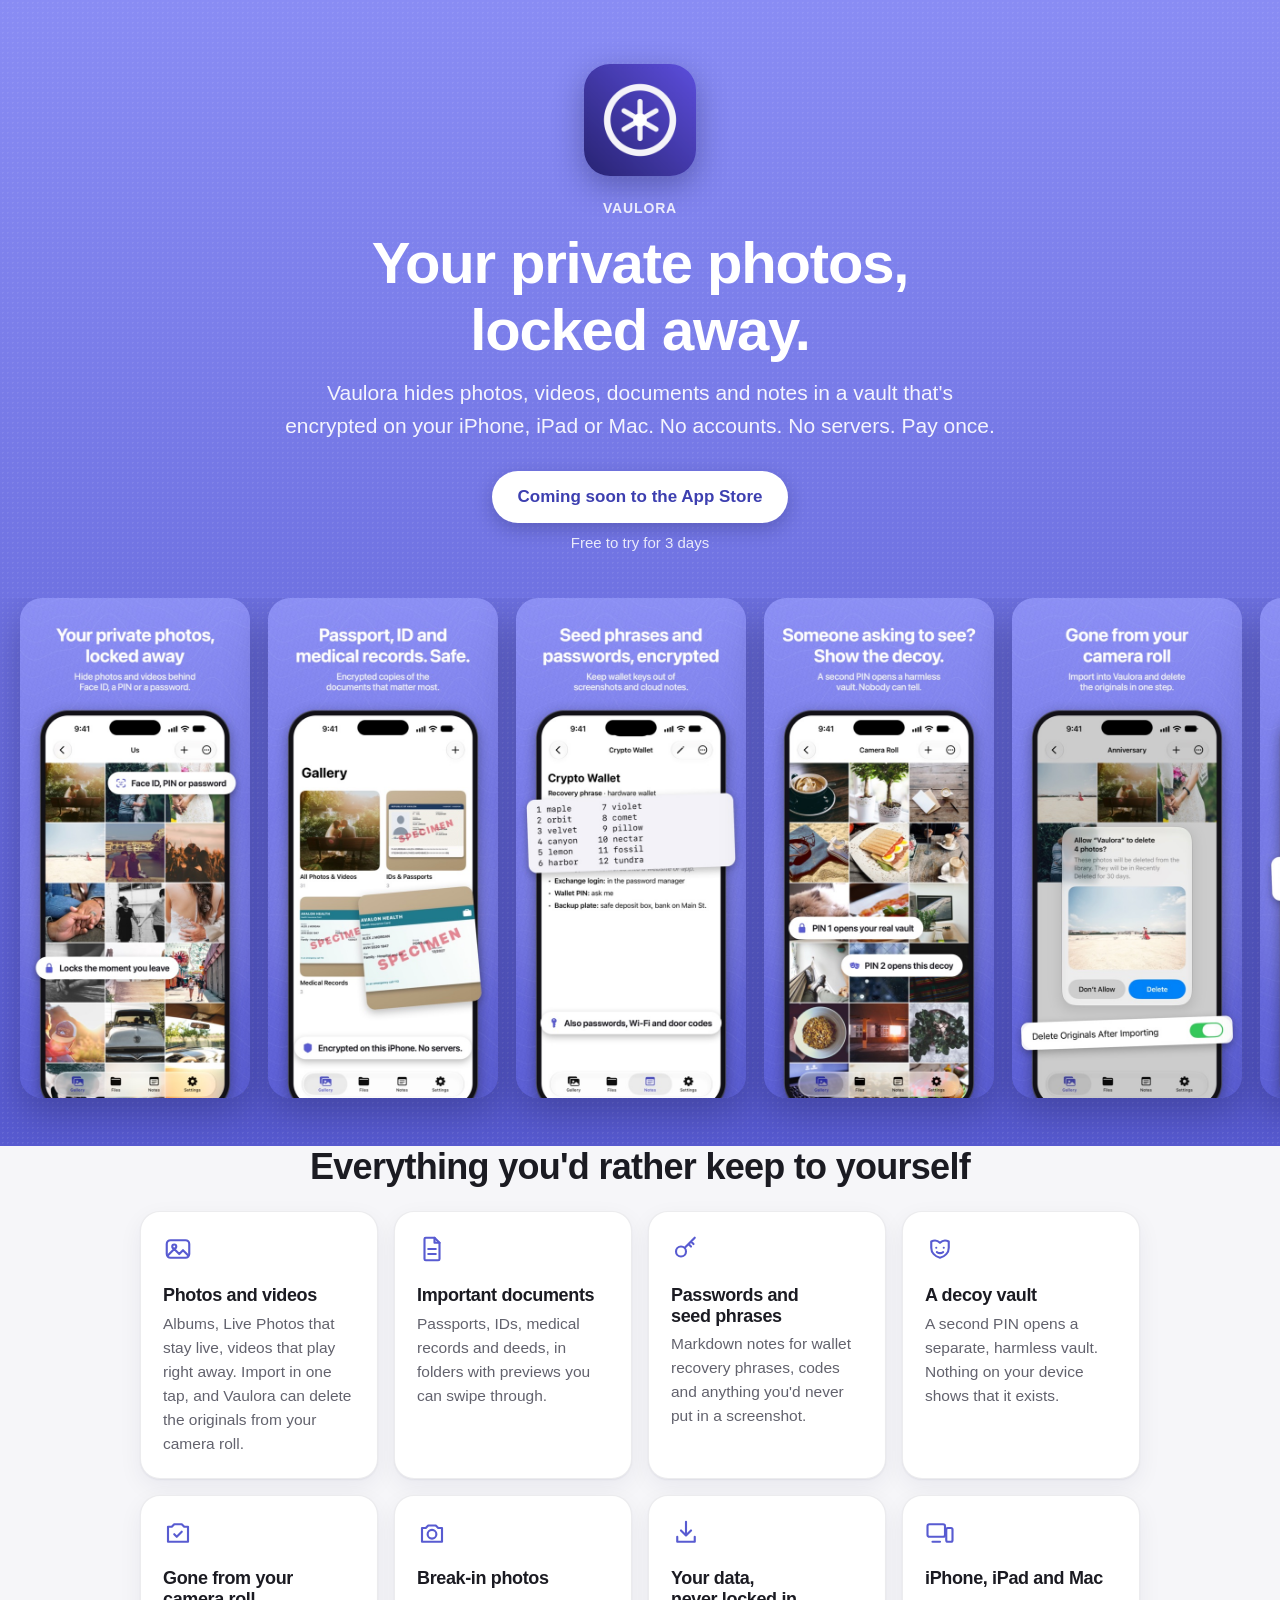
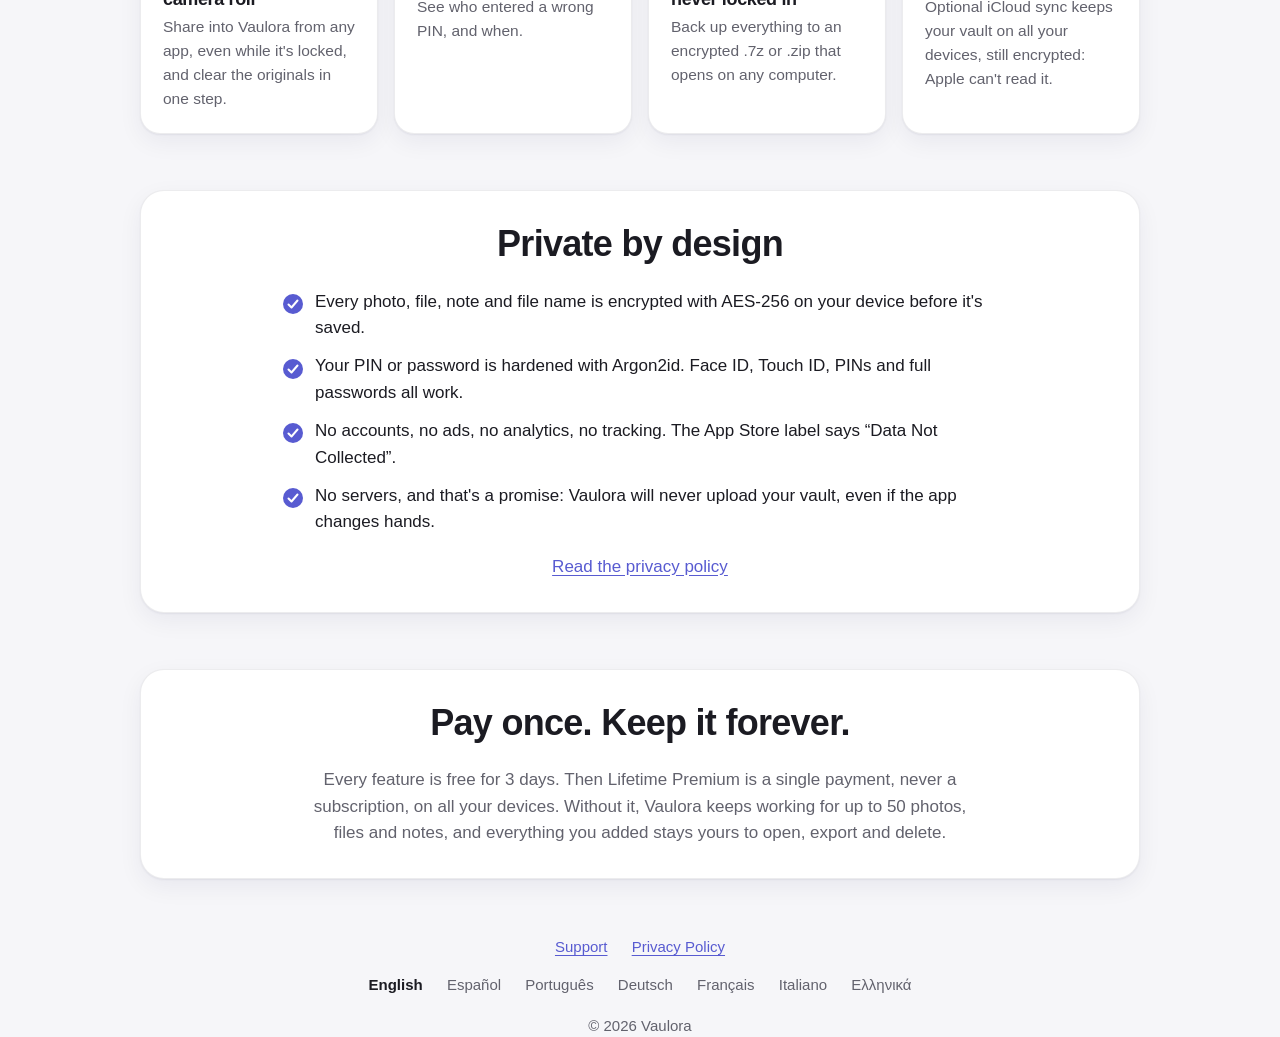
<file: index.html>
<!doctype html>
<html lang="en">
<head>
<meta charset="utf-8">
<meta name="viewport" content="width=device-width, initial-scale=1">
<title>Vaulora: Photo Vault &amp; Locker</title>
<meta name="description" content="Hide photos, videos, documents and notes in a vault encrypted on your iPhone, iPad or Mac. No accounts. No servers. Pay once.">
<link rel="canonical" href="https://vaulora.xyz/">
<link rel="alternate" hreflang="en" href="https://vaulora.xyz/">
<link rel="alternate" hreflang="es-MX" href="https://vaulora.xyz/es/">
<link rel="alternate" hreflang="pt-BR" href="https://vaulora.xyz/pt-br/">
<link rel="alternate" hreflang="de" href="https://vaulora.xyz/de/">
<link rel="alternate" hreflang="fr" href="https://vaulora.xyz/fr/">
<link rel="alternate" hreflang="it" href="https://vaulora.xyz/it/">
<link rel="alternate" hreflang="el" href="https://vaulora.xyz/el/">
<link rel="alternate" hreflang="x-default" href="https://vaulora.xyz/">
<meta property="og:title" content="Vaulora: Photo Vault &amp; Locker">
<meta property="og:description" content="Hide photos, videos, documents and notes in a vault encrypted on your iPhone, iPad or Mac. No accounts. No servers. Pay once.">
<meta property="og:image" content="https://vaulora.xyz/assets/screens/iphone-01-us.jpg">
<meta property="og:url" content="https://vaulora.xyz/">
<meta name="twitter:card" content="summary_large_image">
<meta name="theme-color" content="#585BD1">
<link rel="icon" href="assets/icon.png">
<link rel="apple-touch-icon" href="assets/apple-touch-icon.png">
<link rel="stylesheet" href="assets/site.css">
</head>
<body>
<header class="hero">
  <div class="wrap">
    <img class="icon" src="assets/icon-512.png" alt="" width="112" height="112">
    <p class="brand">Vaulora</p>
    <h1>Your private photos, locked away.</h1>
    <p class="lead">Vaulora hides photos, videos, documents and notes in a vault that&#x27;s encrypted on your iPhone, iPad or Mac. No accounts. No servers. Pay once.</p>
    <p class="cta"><span class="badge">Coming soon to the App Store</span><span class="note">Free to try for 3 days</span></p>
  </div>
  <div class="screens" role="img" aria-label="Vaulora screenshots">
    <div class="strip">
      <img src="assets/screens/iphone-01-us.jpg" alt="" width="440" height="956" loading="eager">
      <img src="assets/screens/iphone-02-gallery.jpg" alt="" width="440" height="956" loading="eager">
      <img src="assets/screens/iphone-03-crypto.jpg" alt="" width="440" height="956" loading="eager">
      <img src="assets/screens/iphone-04-decoy.jpg" alt="" width="440" height="956" loading="lazy">
      <img src="assets/screens/iphone-05-delete-prompt.jpg" alt="" width="440" height="956" loading="lazy">
      <img src="assets/screens/iphone-06-breakin.jpg" alt="" width="440" height="956" loading="lazy">
      <img src="assets/screens/iphone-07-backup.jpg" alt="" width="440" height="956" loading="lazy">
      <img src="assets/screens/iphone-08-premium.jpg" alt="" width="440" height="956" loading="lazy">
    </div>
  </div>
</header>
<main class="wrap">
  <section>
    <h2>Everything you&#x27;d rather keep to yourself</h2>
    <div class="features">
      <article class="feature">
        <svg viewBox="0 0 24 24" aria-hidden="true"><rect x="3" y="5" width="18" height="14" rx="3"/><circle cx="9" cy="10" r="1.6"/><path d="M4 17l5-5 4 4 3-3 4 4"/></svg>
        <h3>Photos and videos</h3>
        <p>Albums, Live Photos that stay live, videos that play right away. Import in one tap, and Vaulora can delete the originals from your camera roll.</p>
      </article>
      <article class="feature">
        <svg viewBox="0 0 24 24" aria-hidden="true"><path d="M7 3h7l4 4v13a1 1 0 0 1-1 1H7a1 1 0 0 1-1-1V4a1 1 0 0 1 1-1z"/><path d="M14 3v4h4M9 12h6M9 16h6"/></svg>
        <h3>Important documents</h3>
        <p>Passports, IDs, medical records and deeds, in folders with previews you can swipe through.</p>
      </article>
      <article class="feature">
        <svg viewBox="0 0 24 24" aria-hidden="true"><circle cx="8" cy="14" r="4"/><path d="M11 11l8-8M16 6l2 2M14 8l2 2"/></svg>
        <h3>Passwords and seed phrases</h3>
        <p>Markdown notes for wallet recovery phrases, codes and anything you&#x27;d never put in a screenshot.</p>
      </article>
      <article class="feature">
        <svg viewBox="0 0 24 24" aria-hidden="true"><path d="M5 6c2-1 5-1 7 1 2-2 5-2 7-1v5c0 4-3 7-7 8-4-1-7-4-7-8V6z"/><path d="M9 11h.01M15 11h.01M9.5 14.5c1.5 1 3.5 1 5 0"/></svg>
        <h3>A decoy vault</h3>
        <p>A second PIN opens a separate, harmless vault. Nothing on your device shows that it exists.</p>
      </article>
      <article class="feature">
        <svg viewBox="0 0 24 24" aria-hidden="true"><path d="M4 7h3l2-2h6l2 2h3v12H4z"/><path d="M9 13l2 2 4-4"/></svg>
        <h3>Gone from your camera roll</h3>
        <p>Share into Vaulora from any app, even while it&#x27;s locked, and clear the originals in one step.</p>
      </article>
      <article class="feature">
        <svg viewBox="0 0 24 24" aria-hidden="true"><path d="M4 8h3l2-2h6l2 2h3v11H4z"/><circle cx="12" cy="13" r="3.5"/></svg>
        <h3>Break-in photos</h3>
        <p>See who entered a wrong PIN, and when.</p>
      </article>
      <article class="feature">
        <svg viewBox="0 0 24 24" aria-hidden="true"><path d="M12 3v11M8 10l4 4 4-4"/><path d="M5 15v4h14v-4"/></svg>
        <h3>Your data, never locked in</h3>
        <p>Back up everything to an encrypted .7z or .zip that opens on any computer.</p>
      </article>
      <article class="feature">
        <svg viewBox="0 0 24 24" aria-hidden="true"><rect x="2" y="5" width="14" height="10" rx="1.5"/><path d="M6 19h6"/><rect x="17" y="8" width="5" height="11" rx="1.2"/></svg>
        <h3>iPhone, iPad and Mac</h3>
        <p>Optional iCloud sync keeps your vault on all your devices, still encrypted: Apple can&#x27;t read it.</p>
      </article>
    </div>
  </section>
  <section class="panel">
    <h2>Private by design</h2>
    <ul class="checks">
        <li>Every photo, file, note and file name is encrypted with AES-256 on your device before it&#x27;s saved.</li>
        <li>Your PIN or password is hardened with Argon2id. Face ID, Touch ID, PINs and full passwords all work.</li>
        <li>No accounts, no ads, no analytics, no tracking. The App Store label says “Data Not Collected”.</li>
        <li>No servers, and that&#x27;s a promise: Vaulora will never upload your vault, even if the app changes hands.</li>
    </ul>
    <p><a href="privacy.html">Read the privacy policy</a></p>
  </section>
  <section class="panel price">
    <h2>Pay once. Keep it forever.</h2>
    <p>Every feature is free for 3 days. Then Lifetime Premium is a single payment, never a subscription, on all your devices. Without it, Vaulora keeps working for up to 50 photos, files and notes, and everything you added stays yours to open, export and delete.</p>
  </section>
</main>
<footer class="wrap">
  <nav><a href="support.html">Support</a> <a href="privacy.html">Privacy Policy</a></nav>
  <nav class="languages" aria-label="Language"><a href="" hreflang="en" lang="en" aria-current="page">English</a> <a href="es/" hreflang="es-MX" lang="es-MX">Español</a> <a href="pt-br/" hreflang="pt-BR" lang="pt-BR">Português</a> <a href="de/" hreflang="de" lang="de">Deutsch</a> <a href="fr/" hreflang="fr" lang="fr">Français</a> <a href="it/" hreflang="it" lang="it">Italiano</a> <a href="el/" hreflang="el" lang="el">Ελληνικά</a></nav>
  <p>© 2026 Vaulora</p>
</footer>
</body>
</html>
</file>
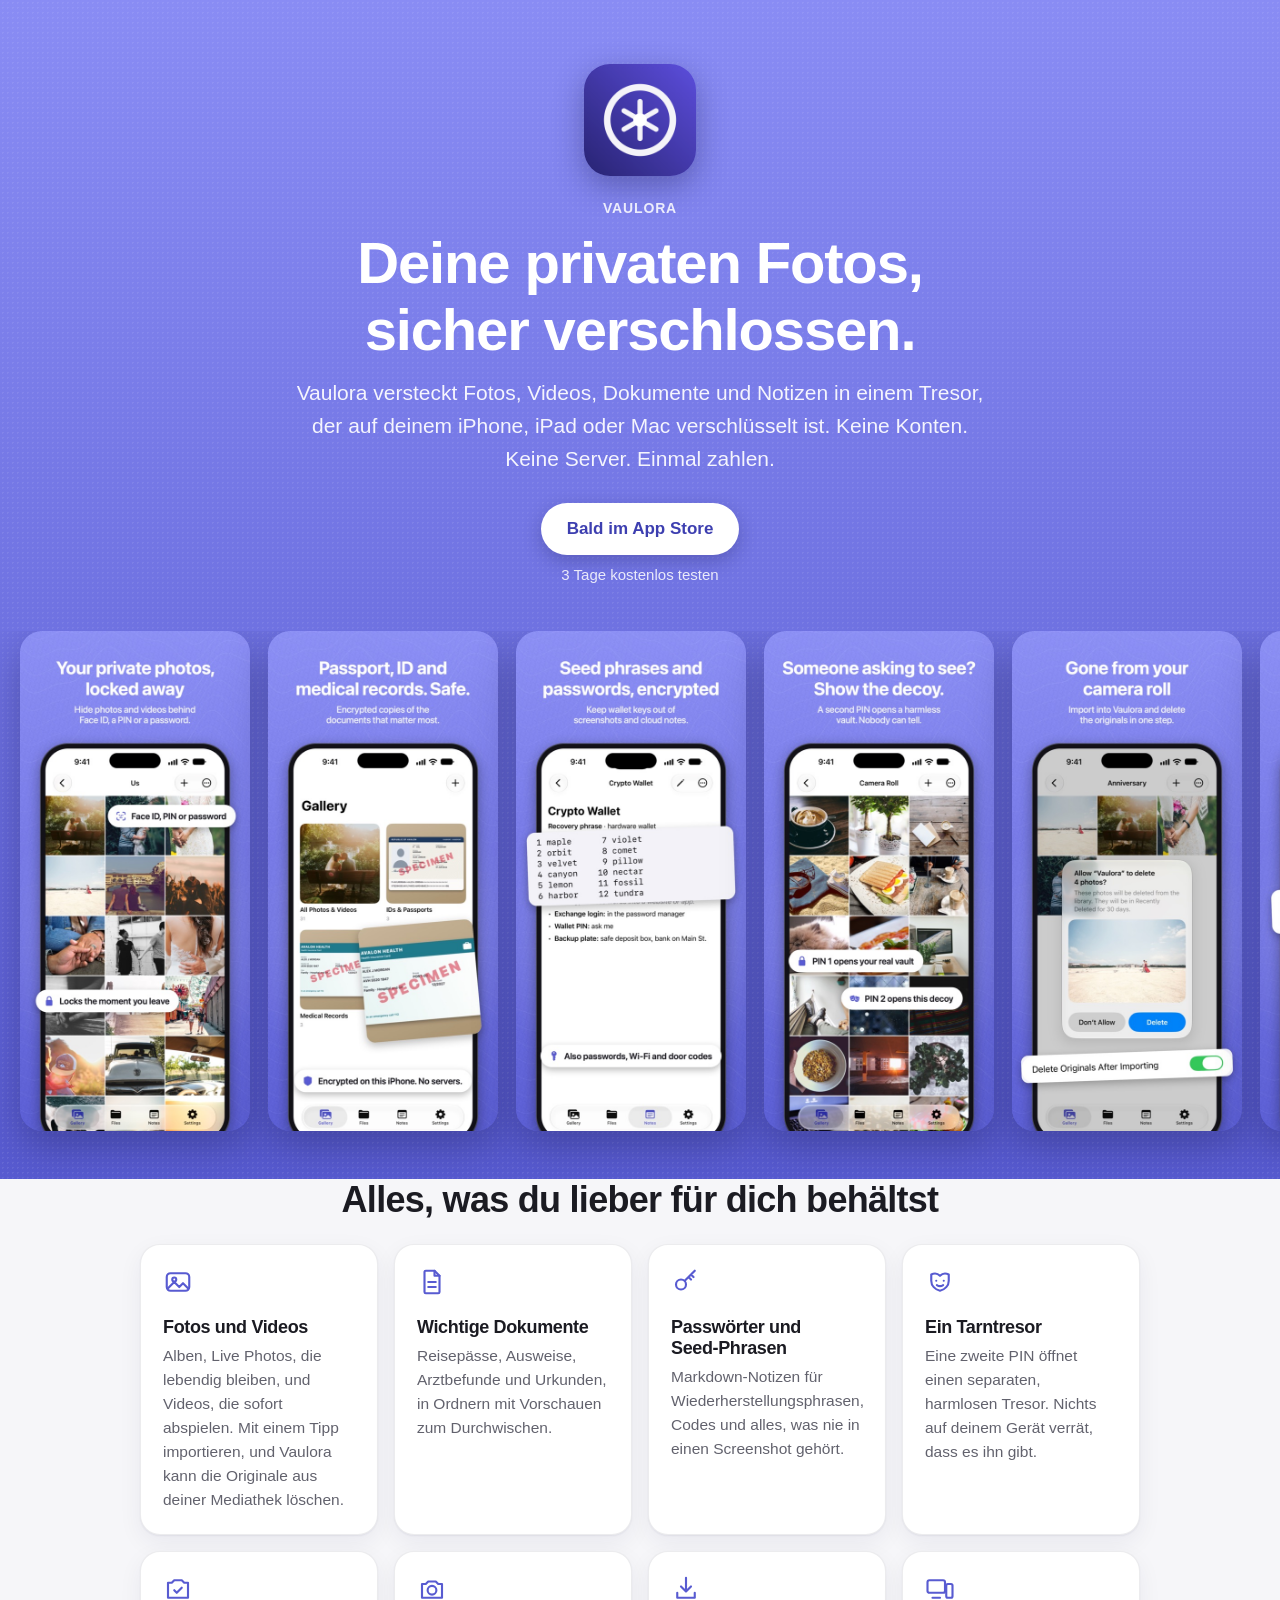
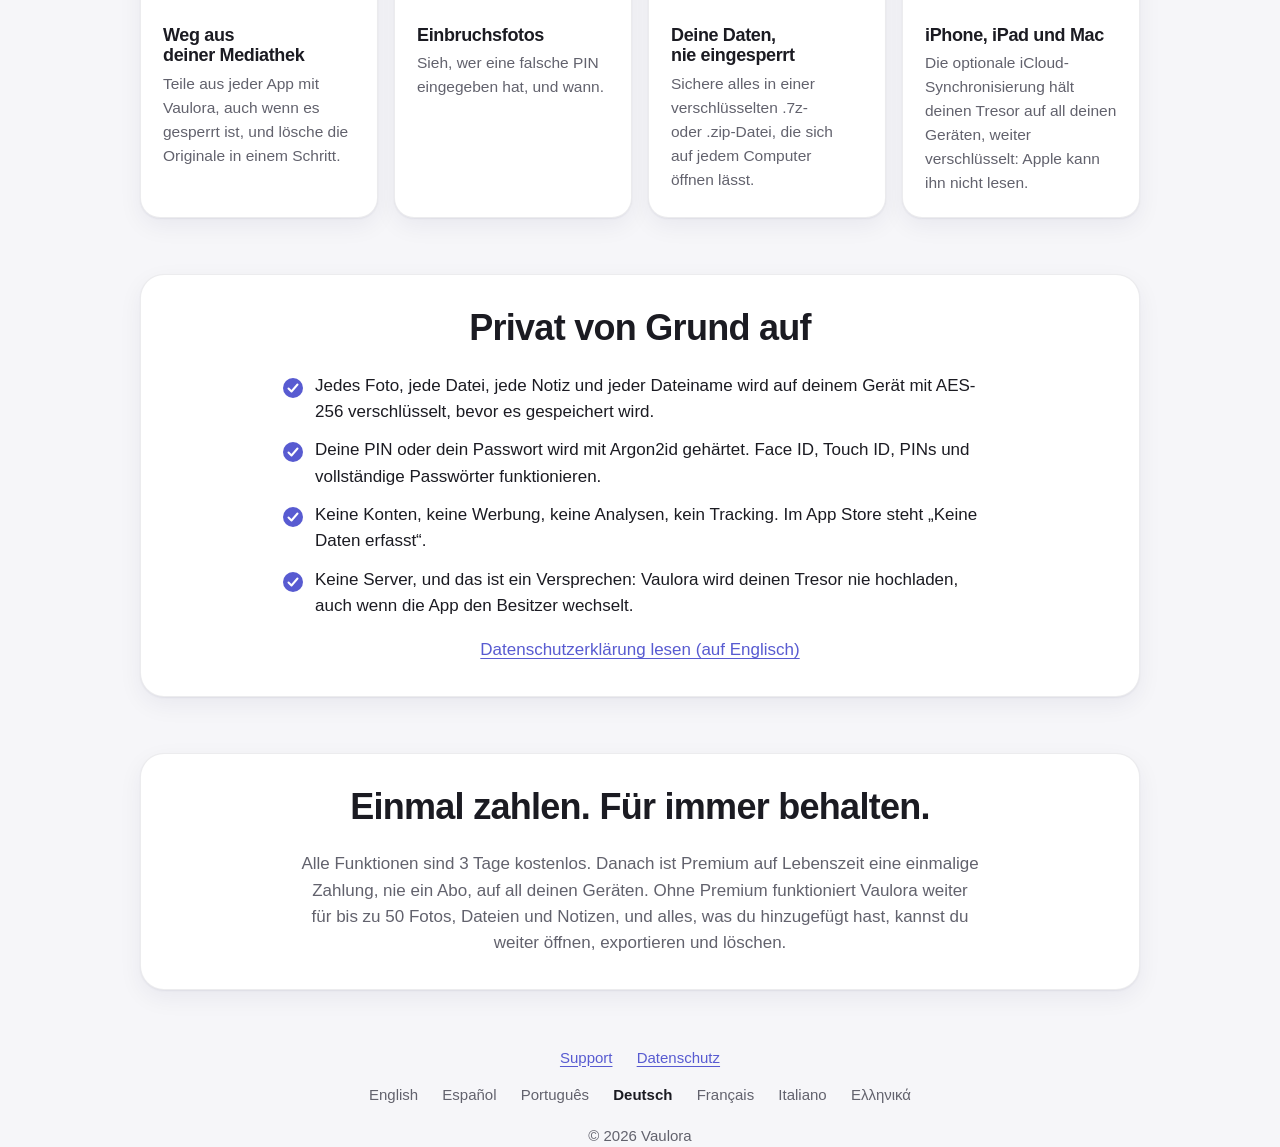
<file: de/index.html>
<!doctype html>
<html lang="de">
<head>
<meta charset="utf-8">
<meta name="viewport" content="width=device-width, initial-scale=1">
<title>Vaulora: Foto-Tresor</title>
<meta name="description" content="Verstecke Fotos, Videos, Dokumente und Notizen in einem Tresor, der auf deinem iPhone, iPad oder Mac verschlüsselt ist. Keine Konten. Keine Server. Einmal zahlen.">
<link rel="canonical" href="https://vaulora.xyz/de/">
<link rel="alternate" hreflang="en" href="https://vaulora.xyz/">
<link rel="alternate" hreflang="es-MX" href="https://vaulora.xyz/es/">
<link rel="alternate" hreflang="pt-BR" href="https://vaulora.xyz/pt-br/">
<link rel="alternate" hreflang="de" href="https://vaulora.xyz/de/">
<link rel="alternate" hreflang="fr" href="https://vaulora.xyz/fr/">
<link rel="alternate" hreflang="it" href="https://vaulora.xyz/it/">
<link rel="alternate" hreflang="el" href="https://vaulora.xyz/el/">
<link rel="alternate" hreflang="x-default" href="https://vaulora.xyz/">
<meta property="og:title" content="Vaulora: Foto-Tresor">
<meta property="og:description" content="Verstecke Fotos, Videos, Dokumente und Notizen in einem Tresor, der auf deinem iPhone, iPad oder Mac verschlüsselt ist. Keine Konten. Keine Server. Einmal zahlen.">
<meta property="og:image" content="https://vaulora.xyz/assets/screens/iphone-01-us.jpg">
<meta property="og:url" content="https://vaulora.xyz/de/">
<meta name="twitter:card" content="summary_large_image">
<meta name="theme-color" content="#585BD1">
<link rel="icon" href="../assets/icon.png">
<link rel="apple-touch-icon" href="../assets/apple-touch-icon.png">
<link rel="stylesheet" href="../assets/site.css">
</head>
<body>
<header class="hero">
  <div class="wrap">
    <img class="icon" src="../assets/icon-512.png" alt="" width="112" height="112">
    <p class="brand">Vaulora</p>
    <h1>Deine privaten Fotos, sicher verschlossen.</h1>
    <p class="lead">Vaulora versteckt Fotos, Videos, Dokumente und Notizen in einem Tresor, der auf deinem iPhone, iPad oder Mac verschlüsselt ist. Keine Konten. Keine Server. Einmal zahlen.</p>
    <p class="cta"><span class="badge">Bald im App Store</span><span class="note">3 Tage kostenlos testen</span></p>
  </div>
  <div class="screens" role="img" aria-label="Bildschirmfotos von Vaulora">
    <div class="strip">
      <img src="../assets/screens/iphone-01-us.jpg" alt="" width="440" height="956" loading="eager">
      <img src="../assets/screens/iphone-02-gallery.jpg" alt="" width="440" height="956" loading="eager">
      <img src="../assets/screens/iphone-03-crypto.jpg" alt="" width="440" height="956" loading="eager">
      <img src="../assets/screens/iphone-04-decoy.jpg" alt="" width="440" height="956" loading="lazy">
      <img src="../assets/screens/iphone-05-delete-prompt.jpg" alt="" width="440" height="956" loading="lazy">
      <img src="../assets/screens/iphone-06-breakin.jpg" alt="" width="440" height="956" loading="lazy">
      <img src="../assets/screens/iphone-07-backup.jpg" alt="" width="440" height="956" loading="lazy">
      <img src="../assets/screens/iphone-08-premium.jpg" alt="" width="440" height="956" loading="lazy">
    </div>
  </div>
</header>
<main class="wrap">
  <section>
    <h2>Alles, was du lieber für dich behältst</h2>
    <div class="features">
      <article class="feature">
        <svg viewBox="0 0 24 24" aria-hidden="true"><rect x="3" y="5" width="18" height="14" rx="3"/><circle cx="9" cy="10" r="1.6"/><path d="M4 17l5-5 4 4 3-3 4 4"/></svg>
        <h3>Fotos und Videos</h3>
        <p>Alben, Live Photos, die lebendig bleiben, und Videos, die sofort abspielen. Mit einem Tipp importieren, und Vaulora kann die Originale aus deiner Mediathek löschen.</p>
      </article>
      <article class="feature">
        <svg viewBox="0 0 24 24" aria-hidden="true"><path d="M7 3h7l4 4v13a1 1 0 0 1-1 1H7a1 1 0 0 1-1-1V4a1 1 0 0 1 1-1z"/><path d="M14 3v4h4M9 12h6M9 16h6"/></svg>
        <h3>Wichtige Dokumente</h3>
        <p>Reisepässe, Ausweise, Arztbefunde und Urkunden, in Ordnern mit Vorschauen zum Durchwischen.</p>
      </article>
      <article class="feature">
        <svg viewBox="0 0 24 24" aria-hidden="true"><circle cx="8" cy="14" r="4"/><path d="M11 11l8-8M16 6l2 2M14 8l2 2"/></svg>
        <h3>Passwörter und Seed-Phrasen</h3>
        <p>Markdown-Notizen für Wiederherstellungsphrasen, Codes und alles, was nie in einen Screenshot gehört.</p>
      </article>
      <article class="feature">
        <svg viewBox="0 0 24 24" aria-hidden="true"><path d="M5 6c2-1 5-1 7 1 2-2 5-2 7-1v5c0 4-3 7-7 8-4-1-7-4-7-8V6z"/><path d="M9 11h.01M15 11h.01M9.5 14.5c1.5 1 3.5 1 5 0"/></svg>
        <h3>Ein Tarntresor</h3>
        <p>Eine zweite PIN öffnet einen separaten, harmlosen Tresor. Nichts auf deinem Gerät verrät, dass es ihn gibt.</p>
      </article>
      <article class="feature">
        <svg viewBox="0 0 24 24" aria-hidden="true"><path d="M4 7h3l2-2h6l2 2h3v12H4z"/><path d="M9 13l2 2 4-4"/></svg>
        <h3>Weg aus deiner Mediathek</h3>
        <p>Teile aus jeder App mit Vaulora, auch wenn es gesperrt ist, und lösche die Originale in einem Schritt.</p>
      </article>
      <article class="feature">
        <svg viewBox="0 0 24 24" aria-hidden="true"><path d="M4 8h3l2-2h6l2 2h3v11H4z"/><circle cx="12" cy="13" r="3.5"/></svg>
        <h3>Einbruchsfotos</h3>
        <p>Sieh, wer eine falsche PIN eingegeben hat, und wann.</p>
      </article>
      <article class="feature">
        <svg viewBox="0 0 24 24" aria-hidden="true"><path d="M12 3v11M8 10l4 4 4-4"/><path d="M5 15v4h14v-4"/></svg>
        <h3>Deine Daten, nie eingesperrt</h3>
        <p>Sichere alles in einer verschlüsselten .7z- oder .zip-Datei, die sich auf jedem Computer öffnen lässt.</p>
      </article>
      <article class="feature">
        <svg viewBox="0 0 24 24" aria-hidden="true"><rect x="2" y="5" width="14" height="10" rx="1.5"/><path d="M6 19h6"/><rect x="17" y="8" width="5" height="11" rx="1.2"/></svg>
        <h3>iPhone, iPad und Mac</h3>
        <p>Die optionale iCloud-Synchronisierung hält deinen Tresor auf all deinen Geräten, weiter verschlüsselt: Apple kann ihn nicht lesen.</p>
      </article>
    </div>
  </section>
  <section class="panel">
    <h2>Privat von Grund auf</h2>
    <ul class="checks">
        <li>Jedes Foto, jede Datei, jede Notiz und jeder Dateiname wird auf deinem Gerät mit AES-256 verschlüsselt, bevor es gespeichert wird.</li>
        <li>Deine PIN oder dein Passwort wird mit Argon2id gehärtet. Face ID, Touch ID, PINs und vollständige Passwörter funktionieren.</li>
        <li>Keine Konten, keine Werbung, keine Analysen, kein Tracking. Im App Store steht „Keine Daten erfasst“.</li>
        <li>Keine Server, und das ist ein Versprechen: Vaulora wird deinen Tresor nie hochladen, auch wenn die App den Besitzer wechselt.</li>
    </ul>
    <p><a href="../privacy.html">Datenschutzerklärung lesen (auf Englisch)</a></p>
  </section>
  <section class="panel price">
    <h2>Einmal zahlen. Für immer behalten.</h2>
    <p>Alle Funktionen sind 3 Tage kostenlos. Danach ist Premium auf Lebenszeit eine einmalige Zahlung, nie ein Abo, auf all deinen Geräten. Ohne Premium funktioniert Vaulora weiter für bis zu 50 Fotos, Dateien und Notizen, und alles, was du hinzugefügt hast, kannst du weiter öffnen, exportieren und löschen.</p>
  </section>
</main>
<footer class="wrap">
  <nav><a href="../support.html">Support</a> <a href="../privacy.html">Datenschutz</a></nav>
  <nav class="languages" aria-label="Sprache"><a href="../" hreflang="en" lang="en">English</a> <a href="../es/" hreflang="es-MX" lang="es-MX">Español</a> <a href="../pt-br/" hreflang="pt-BR" lang="pt-BR">Português</a> <a href="../de/" hreflang="de" lang="de" aria-current="page">Deutsch</a> <a href="../fr/" hreflang="fr" lang="fr">Français</a> <a href="../it/" hreflang="it" lang="it">Italiano</a> <a href="../el/" hreflang="el" lang="el">Ελληνικά</a></nav>
  <p>© 2026 Vaulora</p>
</footer>
</body>
</html>
</file>
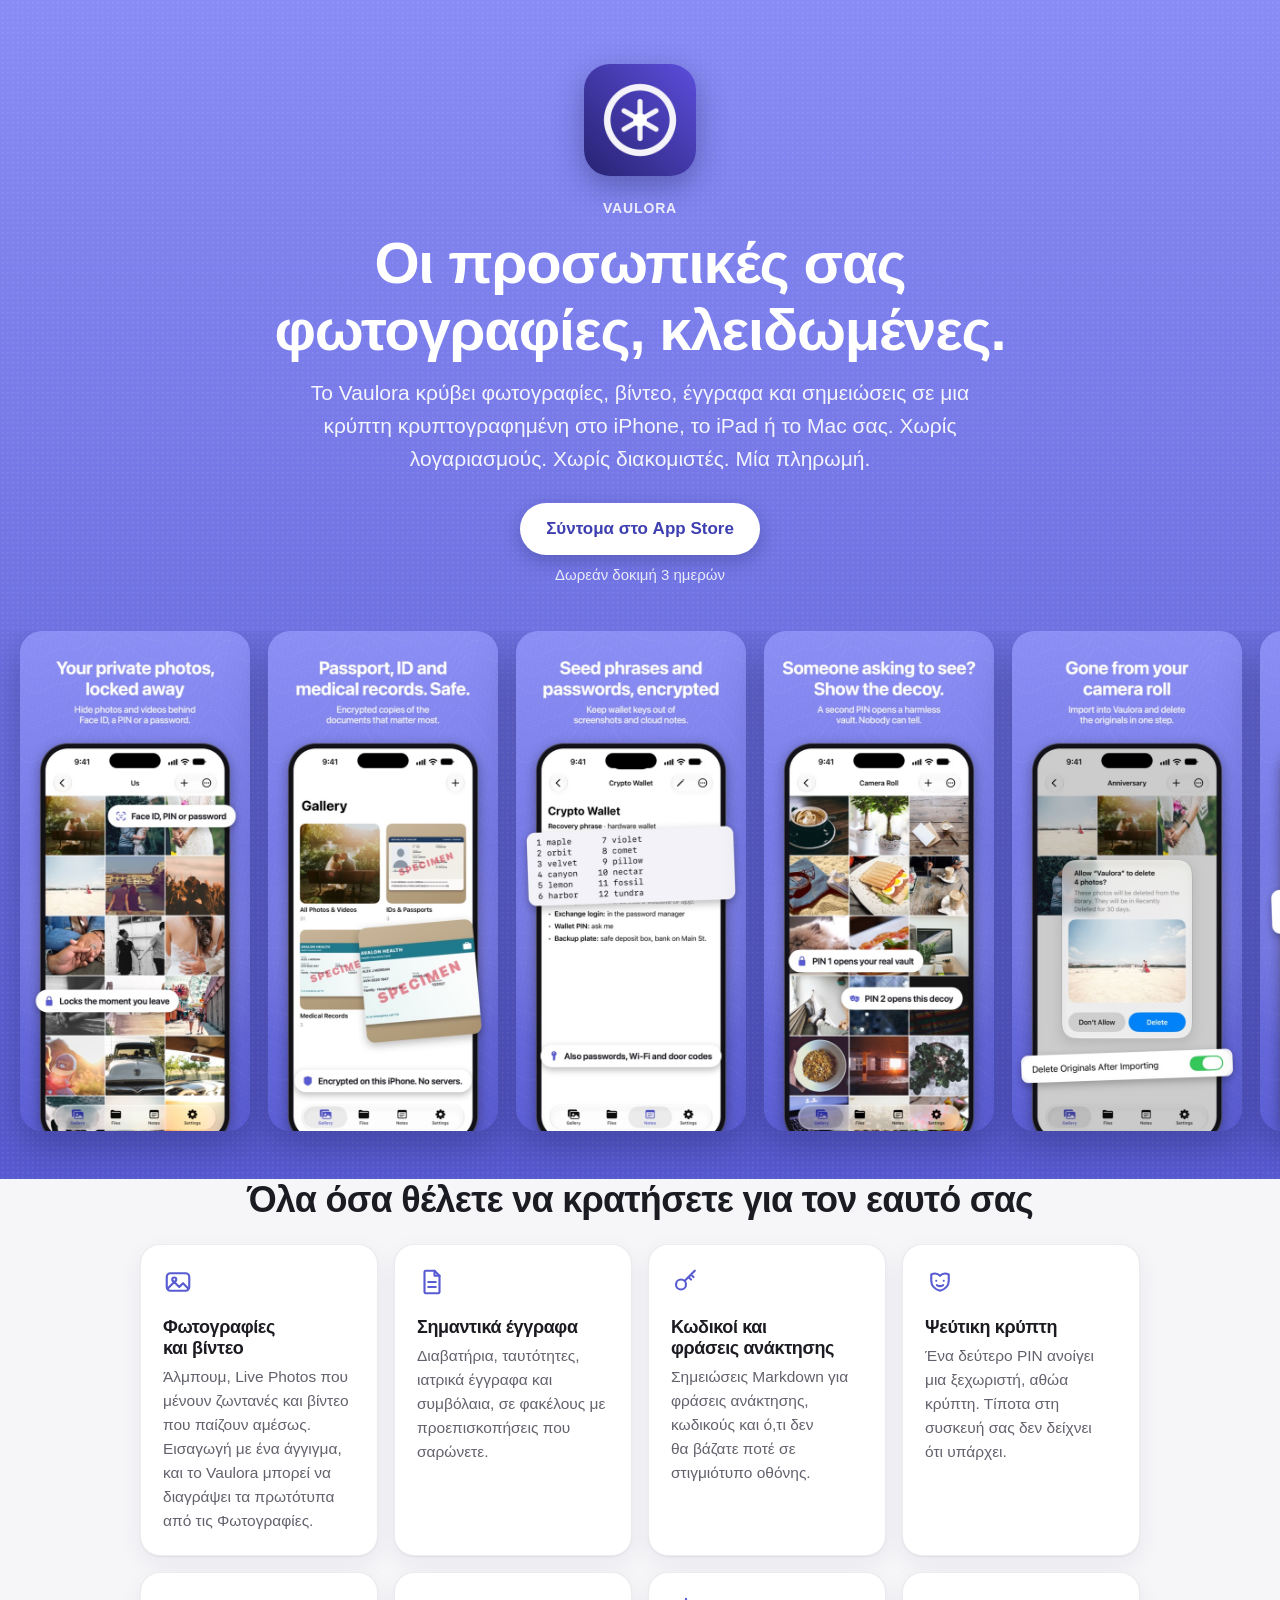
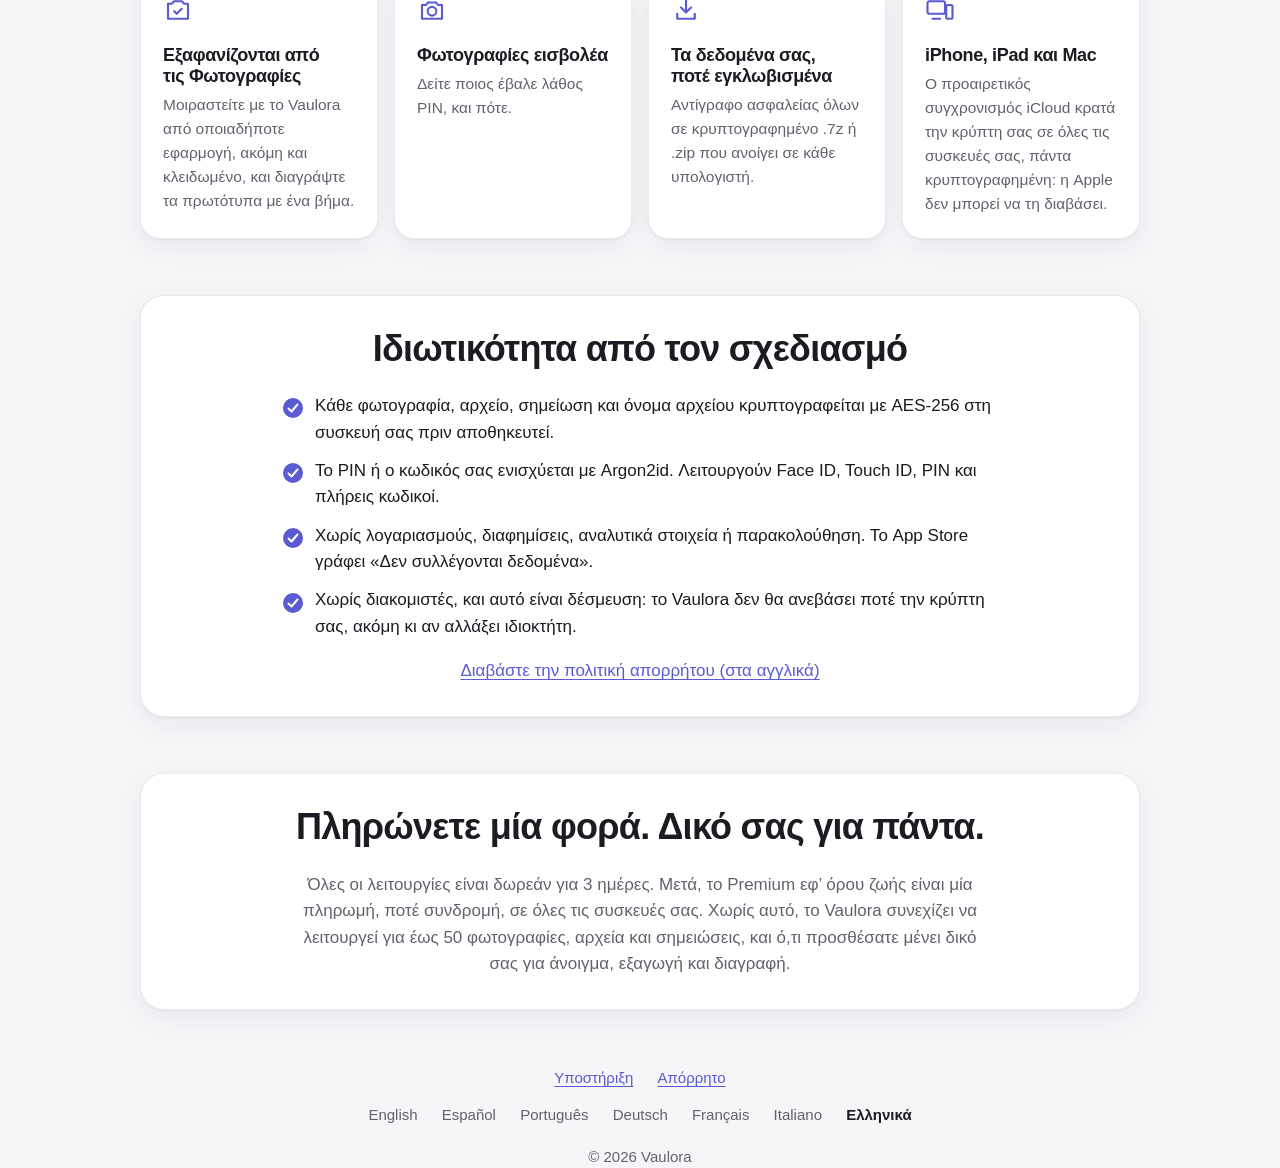
<file: el/index.html>
<!doctype html>
<html lang="el">
<head>
<meta charset="utf-8">
<meta name="viewport" content="width=device-width, initial-scale=1">
<title>Vaulora: Κρυφές φωτογραφίες</title>
<meta name="description" content="Κρύψτε φωτογραφίες, βίντεο, έγγραφα και σημειώσεις σε κρύπτη κρυπτογραφημένη στο iPhone, το iPad ή το Mac σας. Χωρίς λογαριασμούς. Χωρίς διακομιστές. Μία πληρωμή.">
<link rel="canonical" href="https://vaulora.xyz/el/">
<link rel="alternate" hreflang="en" href="https://vaulora.xyz/">
<link rel="alternate" hreflang="es-MX" href="https://vaulora.xyz/es/">
<link rel="alternate" hreflang="pt-BR" href="https://vaulora.xyz/pt-br/">
<link rel="alternate" hreflang="de" href="https://vaulora.xyz/de/">
<link rel="alternate" hreflang="fr" href="https://vaulora.xyz/fr/">
<link rel="alternate" hreflang="it" href="https://vaulora.xyz/it/">
<link rel="alternate" hreflang="el" href="https://vaulora.xyz/el/">
<link rel="alternate" hreflang="x-default" href="https://vaulora.xyz/">
<meta property="og:title" content="Vaulora: Κρυφές φωτογραφίες">
<meta property="og:description" content="Κρύψτε φωτογραφίες, βίντεο, έγγραφα και σημειώσεις σε κρύπτη κρυπτογραφημένη στο iPhone, το iPad ή το Mac σας. Χωρίς λογαριασμούς. Χωρίς διακομιστές. Μία πληρωμή.">
<meta property="og:image" content="https://vaulora.xyz/assets/screens/iphone-01-us.jpg">
<meta property="og:url" content="https://vaulora.xyz/el/">
<meta name="twitter:card" content="summary_large_image">
<meta name="theme-color" content="#585BD1">
<link rel="icon" href="../assets/icon.png">
<link rel="apple-touch-icon" href="../assets/apple-touch-icon.png">
<link rel="stylesheet" href="../assets/site.css">
</head>
<body>
<header class="hero">
  <div class="wrap">
    <img class="icon" src="../assets/icon-512.png" alt="" width="112" height="112">
    <p class="brand">Vaulora</p>
    <h1>Οι προσωπικές σας φωτογραφίες, κλειδωμένες.</h1>
    <p class="lead">Το Vaulora κρύβει φωτογραφίες, βίντεο, έγγραφα και σημειώσεις σε μια κρύπτη κρυπτογραφημένη στο iPhone, το iPad ή το Mac σας. Χωρίς λογαριασμούς. Χωρίς διακομιστές. Μία πληρωμή.</p>
    <p class="cta"><span class="badge">Σύντομα στο App Store</span><span class="note">Δωρεάν δοκιμή 3 ημερών</span></p>
  </div>
  <div class="screens" role="img" aria-label="Στιγμιότυπα οθόνης του Vaulora">
    <div class="strip">
      <img src="../assets/screens/iphone-01-us.jpg" alt="" width="440" height="956" loading="eager">
      <img src="../assets/screens/iphone-02-gallery.jpg" alt="" width="440" height="956" loading="eager">
      <img src="../assets/screens/iphone-03-crypto.jpg" alt="" width="440" height="956" loading="eager">
      <img src="../assets/screens/iphone-04-decoy.jpg" alt="" width="440" height="956" loading="lazy">
      <img src="../assets/screens/iphone-05-delete-prompt.jpg" alt="" width="440" height="956" loading="lazy">
      <img src="../assets/screens/iphone-06-breakin.jpg" alt="" width="440" height="956" loading="lazy">
      <img src="../assets/screens/iphone-07-backup.jpg" alt="" width="440" height="956" loading="lazy">
      <img src="../assets/screens/iphone-08-premium.jpg" alt="" width="440" height="956" loading="lazy">
    </div>
  </div>
</header>
<main class="wrap">
  <section>
    <h2>Όλα όσα θέλετε να κρατήσετε για τον εαυτό σας</h2>
    <div class="features">
      <article class="feature">
        <svg viewBox="0 0 24 24" aria-hidden="true"><rect x="3" y="5" width="18" height="14" rx="3"/><circle cx="9" cy="10" r="1.6"/><path d="M4 17l5-5 4 4 3-3 4 4"/></svg>
        <h3>Φωτογραφίες και βίντεο</h3>
        <p>Άλμπουμ, Live Photos που μένουν ζωντανές και βίντεο που παίζουν αμέσως. Εισαγωγή με ένα άγγιγμα, και το Vaulora μπορεί να διαγράψει τα πρωτότυπα από τις Φωτογραφίες.</p>
      </article>
      <article class="feature">
        <svg viewBox="0 0 24 24" aria-hidden="true"><path d="M7 3h7l4 4v13a1 1 0 0 1-1 1H7a1 1 0 0 1-1-1V4a1 1 0 0 1 1-1z"/><path d="M14 3v4h4M9 12h6M9 16h6"/></svg>
        <h3>Σημαντικά έγγραφα</h3>
        <p>Διαβατήρια, ταυτότητες, ιατρικά έγγραφα και συμβόλαια, σε φακέλους με προεπισκοπήσεις που σαρώνετε.</p>
      </article>
      <article class="feature">
        <svg viewBox="0 0 24 24" aria-hidden="true"><circle cx="8" cy="14" r="4"/><path d="M11 11l8-8M16 6l2 2M14 8l2 2"/></svg>
        <h3>Κωδικοί και φράσεις ανάκτησης</h3>
        <p>Σημειώσεις Markdown για φράσεις ανάκτησης, κωδικούς και ό,τι δεν θα βάζατε ποτέ σε στιγμιότυπο οθόνης.</p>
      </article>
      <article class="feature">
        <svg viewBox="0 0 24 24" aria-hidden="true"><path d="M5 6c2-1 5-1 7 1 2-2 5-2 7-1v5c0 4-3 7-7 8-4-1-7-4-7-8V6z"/><path d="M9 11h.01M15 11h.01M9.5 14.5c1.5 1 3.5 1 5 0"/></svg>
        <h3>Ψεύτικη κρύπτη</h3>
        <p>Ένα δεύτερο PIN ανοίγει μια ξεχωριστή, αθώα κρύπτη. Τίποτα στη συσκευή σας δεν δείχνει ότι υπάρχει.</p>
      </article>
      <article class="feature">
        <svg viewBox="0 0 24 24" aria-hidden="true"><path d="M4 7h3l2-2h6l2 2h3v12H4z"/><path d="M9 13l2 2 4-4"/></svg>
        <h3>Εξαφανίζονται από τις Φωτογραφίες</h3>
        <p>Μοιραστείτε με το Vaulora από οποιαδήποτε εφαρμογή, ακόμη και κλειδωμένο, και διαγράψτε τα πρωτότυπα με ένα βήμα.</p>
      </article>
      <article class="feature">
        <svg viewBox="0 0 24 24" aria-hidden="true"><path d="M4 8h3l2-2h6l2 2h3v11H4z"/><circle cx="12" cy="13" r="3.5"/></svg>
        <h3>Φωτογραφίες εισβολέα</h3>
        <p>Δείτε ποιος έβαλε λάθος PIN, και πότε.</p>
      </article>
      <article class="feature">
        <svg viewBox="0 0 24 24" aria-hidden="true"><path d="M12 3v11M8 10l4 4 4-4"/><path d="M5 15v4h14v-4"/></svg>
        <h3>Τα δεδομένα σας, ποτέ εγκλωβισμένα</h3>
        <p>Αντίγραφο ασφαλείας όλων σε κρυπτογραφημένο .7z ή .zip που ανοίγει σε κάθε υπολογιστή.</p>
      </article>
      <article class="feature">
        <svg viewBox="0 0 24 24" aria-hidden="true"><rect x="2" y="5" width="14" height="10" rx="1.5"/><path d="M6 19h6"/><rect x="17" y="8" width="5" height="11" rx="1.2"/></svg>
        <h3>iPhone, iPad και Mac</h3>
        <p>Ο προαιρετικός συγχρονισμός iCloud κρατά την κρύπτη σας σε όλες τις συσκευές σας, πάντα κρυπτογραφημένη: η Apple δεν μπορεί να τη διαβάσει.</p>
      </article>
    </div>
  </section>
  <section class="panel">
    <h2>Ιδιωτικότητα από τον σχεδιασμό</h2>
    <ul class="checks">
        <li>Κάθε φωτογραφία, αρχείο, σημείωση και όνομα αρχείου κρυπτογραφείται με AES-256 στη συσκευή σας πριν αποθηκευτεί.</li>
        <li>Το PIN ή ο κωδικός σας ενισχύεται με Argon2id. Λειτουργούν Face ID, Touch ID, PIN και πλήρεις κωδικοί.</li>
        <li>Χωρίς λογαριασμούς, διαφημίσεις, αναλυτικά στοιχεία ή παρακολούθηση. Το App Store γράφει «Δεν συλλέγονται δεδομένα».</li>
        <li>Χωρίς διακομιστές, και αυτό είναι δέσμευση: το Vaulora δεν θα ανεβάσει ποτέ την κρύπτη σας, ακόμη κι αν αλλάξει ιδιοκτήτη.</li>
    </ul>
    <p><a href="../privacy.html">Διαβάστε την πολιτική απορρήτου (στα αγγλικά)</a></p>
  </section>
  <section class="panel price">
    <h2>Πληρώνετε μία φορά. Δικό σας για πάντα.</h2>
    <p>Όλες οι λειτουργίες είναι δωρεάν για 3 ημέρες. Μετά, το Premium εφ’ όρου ζωής είναι μία πληρωμή, ποτέ συνδρομή, σε όλες τις συσκευές σας. Χωρίς αυτό, το Vaulora συνεχίζει να λειτουργεί για έως 50 φωτογραφίες, αρχεία και σημειώσεις, και ό,τι προσθέσατε μένει δικό σας για άνοιγμα, εξαγωγή και διαγραφή.</p>
  </section>
</main>
<footer class="wrap">
  <nav><a href="../support.html">Υποστήριξη</a> <a href="../privacy.html">Απόρρητο</a></nav>
  <nav class="languages" aria-label="Γλώσσα"><a href="../" hreflang="en" lang="en">English</a> <a href="../es/" hreflang="es-MX" lang="es-MX">Español</a> <a href="../pt-br/" hreflang="pt-BR" lang="pt-BR">Português</a> <a href="../de/" hreflang="de" lang="de">Deutsch</a> <a href="../fr/" hreflang="fr" lang="fr">Français</a> <a href="../it/" hreflang="it" lang="it">Italiano</a> <a href="../el/" hreflang="el" lang="el" aria-current="page">Ελληνικά</a></nav>
  <p>© 2026 Vaulora</p>
</footer>
</body>
</html>
</file>
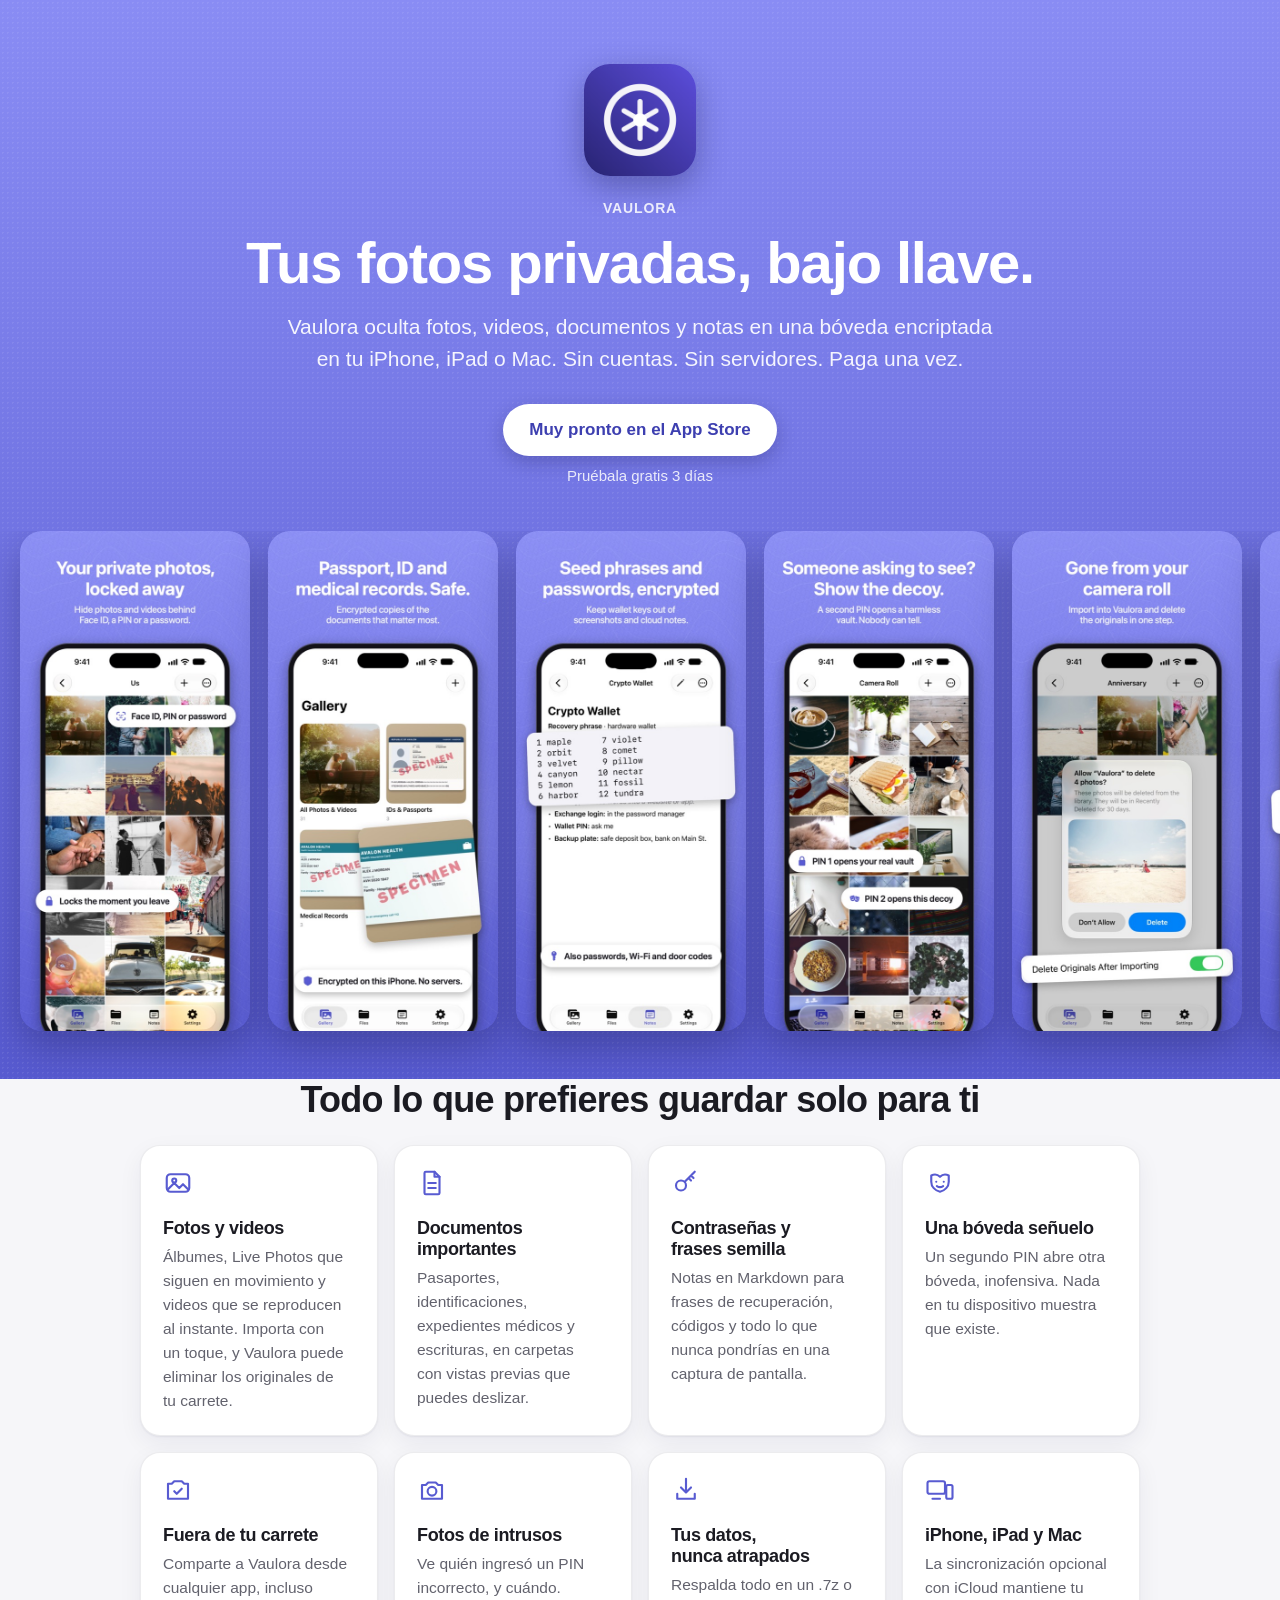
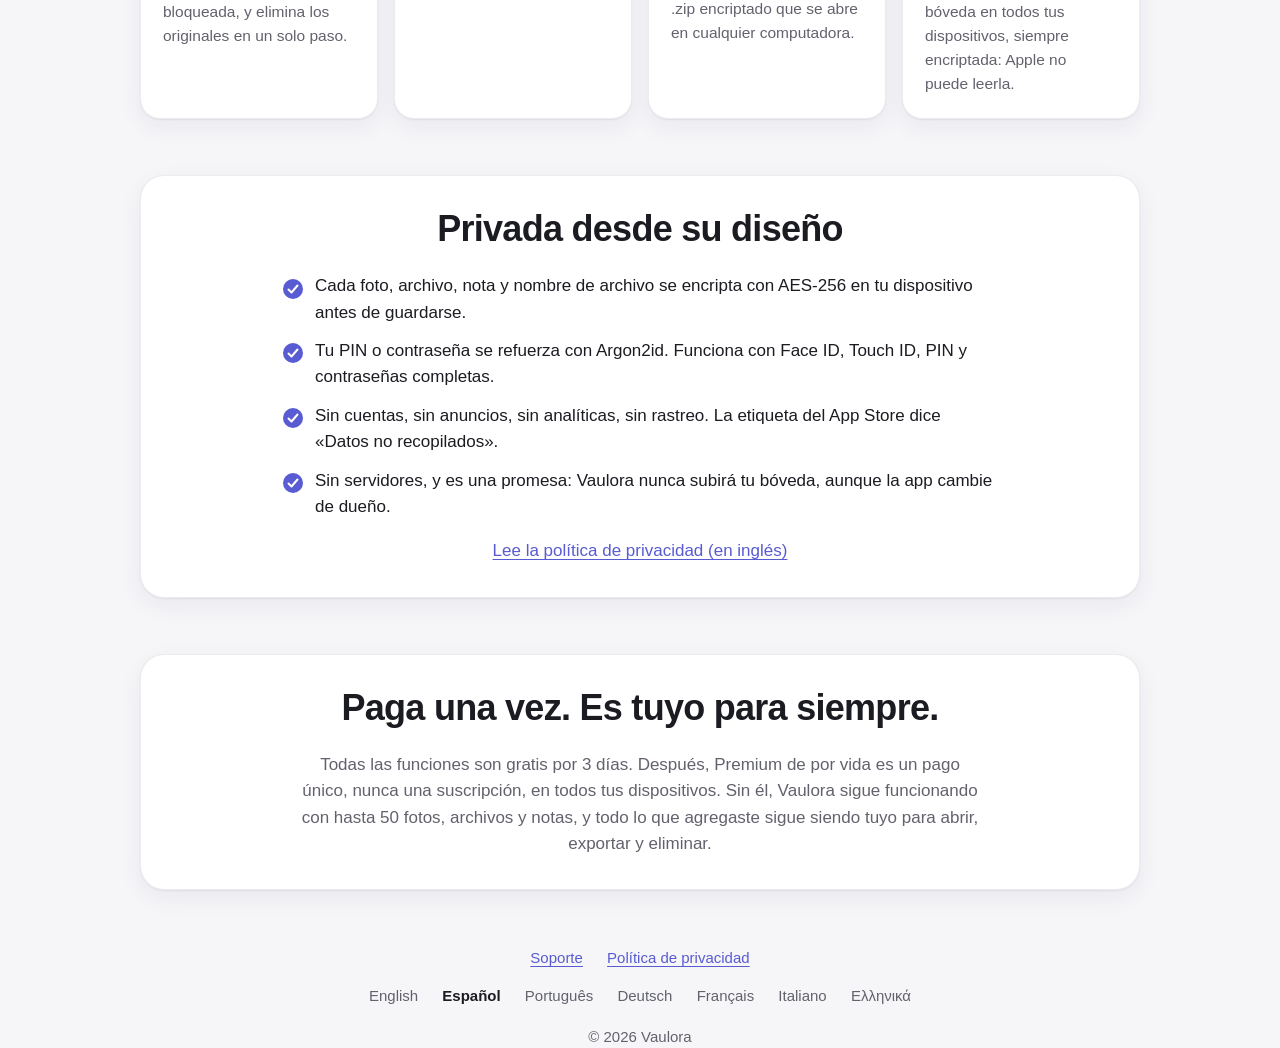
<file: es/index.html>
<!doctype html>
<html lang="es-MX">
<head>
<meta charset="utf-8">
<meta name="viewport" content="width=device-width, initial-scale=1">
<title>Vaulora: Bóveda de fotos</title>
<meta name="description" content="Oculta fotos, videos, documentos y notas en una bóveda encriptada en tu iPhone, iPad o Mac. Sin cuentas. Sin servidores. Paga una vez.">
<link rel="canonical" href="https://vaulora.xyz/es/">
<link rel="alternate" hreflang="en" href="https://vaulora.xyz/">
<link rel="alternate" hreflang="es-MX" href="https://vaulora.xyz/es/">
<link rel="alternate" hreflang="pt-BR" href="https://vaulora.xyz/pt-br/">
<link rel="alternate" hreflang="de" href="https://vaulora.xyz/de/">
<link rel="alternate" hreflang="fr" href="https://vaulora.xyz/fr/">
<link rel="alternate" hreflang="it" href="https://vaulora.xyz/it/">
<link rel="alternate" hreflang="el" href="https://vaulora.xyz/el/">
<link rel="alternate" hreflang="x-default" href="https://vaulora.xyz/">
<meta property="og:title" content="Vaulora: Bóveda de fotos">
<meta property="og:description" content="Oculta fotos, videos, documentos y notas en una bóveda encriptada en tu iPhone, iPad o Mac. Sin cuentas. Sin servidores. Paga una vez.">
<meta property="og:image" content="https://vaulora.xyz/assets/screens/iphone-01-us.jpg">
<meta property="og:url" content="https://vaulora.xyz/es/">
<meta name="twitter:card" content="summary_large_image">
<meta name="theme-color" content="#585BD1">
<link rel="icon" href="../assets/icon.png">
<link rel="apple-touch-icon" href="../assets/apple-touch-icon.png">
<link rel="stylesheet" href="../assets/site.css">
</head>
<body>
<header class="hero">
  <div class="wrap">
    <img class="icon" src="../assets/icon-512.png" alt="" width="112" height="112">
    <p class="brand">Vaulora</p>
    <h1>Tus fotos privadas, bajo llave.</h1>
    <p class="lead">Vaulora oculta fotos, videos, documentos y notas en una bóveda encriptada en tu iPhone, iPad o Mac. Sin cuentas. Sin servidores. Paga una vez.</p>
    <p class="cta"><span class="badge">Muy pronto en el App Store</span><span class="note">Pruébala gratis 3 días</span></p>
  </div>
  <div class="screens" role="img" aria-label="Capturas de pantalla de Vaulora">
    <div class="strip">
      <img src="../assets/screens/iphone-01-us.jpg" alt="" width="440" height="956" loading="eager">
      <img src="../assets/screens/iphone-02-gallery.jpg" alt="" width="440" height="956" loading="eager">
      <img src="../assets/screens/iphone-03-crypto.jpg" alt="" width="440" height="956" loading="eager">
      <img src="../assets/screens/iphone-04-decoy.jpg" alt="" width="440" height="956" loading="lazy">
      <img src="../assets/screens/iphone-05-delete-prompt.jpg" alt="" width="440" height="956" loading="lazy">
      <img src="../assets/screens/iphone-06-breakin.jpg" alt="" width="440" height="956" loading="lazy">
      <img src="../assets/screens/iphone-07-backup.jpg" alt="" width="440" height="956" loading="lazy">
      <img src="../assets/screens/iphone-08-premium.jpg" alt="" width="440" height="956" loading="lazy">
    </div>
  </div>
</header>
<main class="wrap">
  <section>
    <h2>Todo lo que prefieres guardar solo para ti</h2>
    <div class="features">
      <article class="feature">
        <svg viewBox="0 0 24 24" aria-hidden="true"><rect x="3" y="5" width="18" height="14" rx="3"/><circle cx="9" cy="10" r="1.6"/><path d="M4 17l5-5 4 4 3-3 4 4"/></svg>
        <h3>Fotos y videos</h3>
        <p>Álbumes, Live Photos que siguen en movimiento y videos que se reproducen al instante. Importa con un toque, y Vaulora puede eliminar los originales de tu carrete.</p>
      </article>
      <article class="feature">
        <svg viewBox="0 0 24 24" aria-hidden="true"><path d="M7 3h7l4 4v13a1 1 0 0 1-1 1H7a1 1 0 0 1-1-1V4a1 1 0 0 1 1-1z"/><path d="M14 3v4h4M9 12h6M9 16h6"/></svg>
        <h3>Documentos importantes</h3>
        <p>Pasaportes, identificaciones, expedientes médicos y escrituras, en carpetas con vistas previas que puedes deslizar.</p>
      </article>
      <article class="feature">
        <svg viewBox="0 0 24 24" aria-hidden="true"><circle cx="8" cy="14" r="4"/><path d="M11 11l8-8M16 6l2 2M14 8l2 2"/></svg>
        <h3>Contraseñas y frases semilla</h3>
        <p>Notas en Markdown para frases de recuperación, códigos y todo lo que nunca pondrías en una captura de pantalla.</p>
      </article>
      <article class="feature">
        <svg viewBox="0 0 24 24" aria-hidden="true"><path d="M5 6c2-1 5-1 7 1 2-2 5-2 7-1v5c0 4-3 7-7 8-4-1-7-4-7-8V6z"/><path d="M9 11h.01M15 11h.01M9.5 14.5c1.5 1 3.5 1 5 0"/></svg>
        <h3>Una bóveda señuelo</h3>
        <p>Un segundo PIN abre otra bóveda, inofensiva. Nada en tu dispositivo muestra que existe.</p>
      </article>
      <article class="feature">
        <svg viewBox="0 0 24 24" aria-hidden="true"><path d="M4 7h3l2-2h6l2 2h3v12H4z"/><path d="M9 13l2 2 4-4"/></svg>
        <h3>Fuera de tu carrete</h3>
        <p>Comparte a Vaulora desde cualquier app, incluso bloqueada, y elimina los originales en un solo paso.</p>
      </article>
      <article class="feature">
        <svg viewBox="0 0 24 24" aria-hidden="true"><path d="M4 8h3l2-2h6l2 2h3v11H4z"/><circle cx="12" cy="13" r="3.5"/></svg>
        <h3>Fotos de intrusos</h3>
        <p>Ve quién ingresó un PIN incorrecto, y cuándo.</p>
      </article>
      <article class="feature">
        <svg viewBox="0 0 24 24" aria-hidden="true"><path d="M12 3v11M8 10l4 4 4-4"/><path d="M5 15v4h14v-4"/></svg>
        <h3>Tus datos, nunca atrapados</h3>
        <p>Respalda todo en un .7z o .zip encriptado que se abre en cualquier computadora.</p>
      </article>
      <article class="feature">
        <svg viewBox="0 0 24 24" aria-hidden="true"><rect x="2" y="5" width="14" height="10" rx="1.5"/><path d="M6 19h6"/><rect x="17" y="8" width="5" height="11" rx="1.2"/></svg>
        <h3>iPhone, iPad y Mac</h3>
        <p>La sincronización opcional con iCloud mantiene tu bóveda en todos tus dispositivos, siempre encriptada: Apple no puede leerla.</p>
      </article>
    </div>
  </section>
  <section class="panel">
    <h2>Privada desde su diseño</h2>
    <ul class="checks">
        <li>Cada foto, archivo, nota y nombre de archivo se encripta con AES-256 en tu dispositivo antes de guardarse.</li>
        <li>Tu PIN o contraseña se refuerza con Argon2id. Funciona con Face ID, Touch ID, PIN y contraseñas completas.</li>
        <li>Sin cuentas, sin anuncios, sin analíticas, sin rastreo. La etiqueta del App Store dice «Datos no recopilados».</li>
        <li>Sin servidores, y es una promesa: Vaulora nunca subirá tu bóveda, aunque la app cambie de dueño.</li>
    </ul>
    <p><a href="../privacy.html">Lee la política de privacidad (en inglés)</a></p>
  </section>
  <section class="panel price">
    <h2>Paga una vez. Es tuyo para siempre.</h2>
    <p>Todas las funciones son gratis por 3 días. Después, Premium de por vida es un pago único, nunca una suscripción, en todos tus dispositivos. Sin él, Vaulora sigue funcionando con hasta 50 fotos, archivos y notas, y todo lo que agregaste sigue siendo tuyo para abrir, exportar y eliminar.</p>
  </section>
</main>
<footer class="wrap">
  <nav><a href="../support.html">Soporte</a> <a href="../privacy.html">Política de privacidad</a></nav>
  <nav class="languages" aria-label="Idioma"><a href="../" hreflang="en" lang="en">English</a> <a href="../es/" hreflang="es-MX" lang="es-MX" aria-current="page">Español</a> <a href="../pt-br/" hreflang="pt-BR" lang="pt-BR">Português</a> <a href="../de/" hreflang="de" lang="de">Deutsch</a> <a href="../fr/" hreflang="fr" lang="fr">Français</a> <a href="../it/" hreflang="it" lang="it">Italiano</a> <a href="../el/" hreflang="el" lang="el">Ελληνικά</a></nav>
  <p>© 2026 Vaulora</p>
</footer>
</body>
</html>
</file>
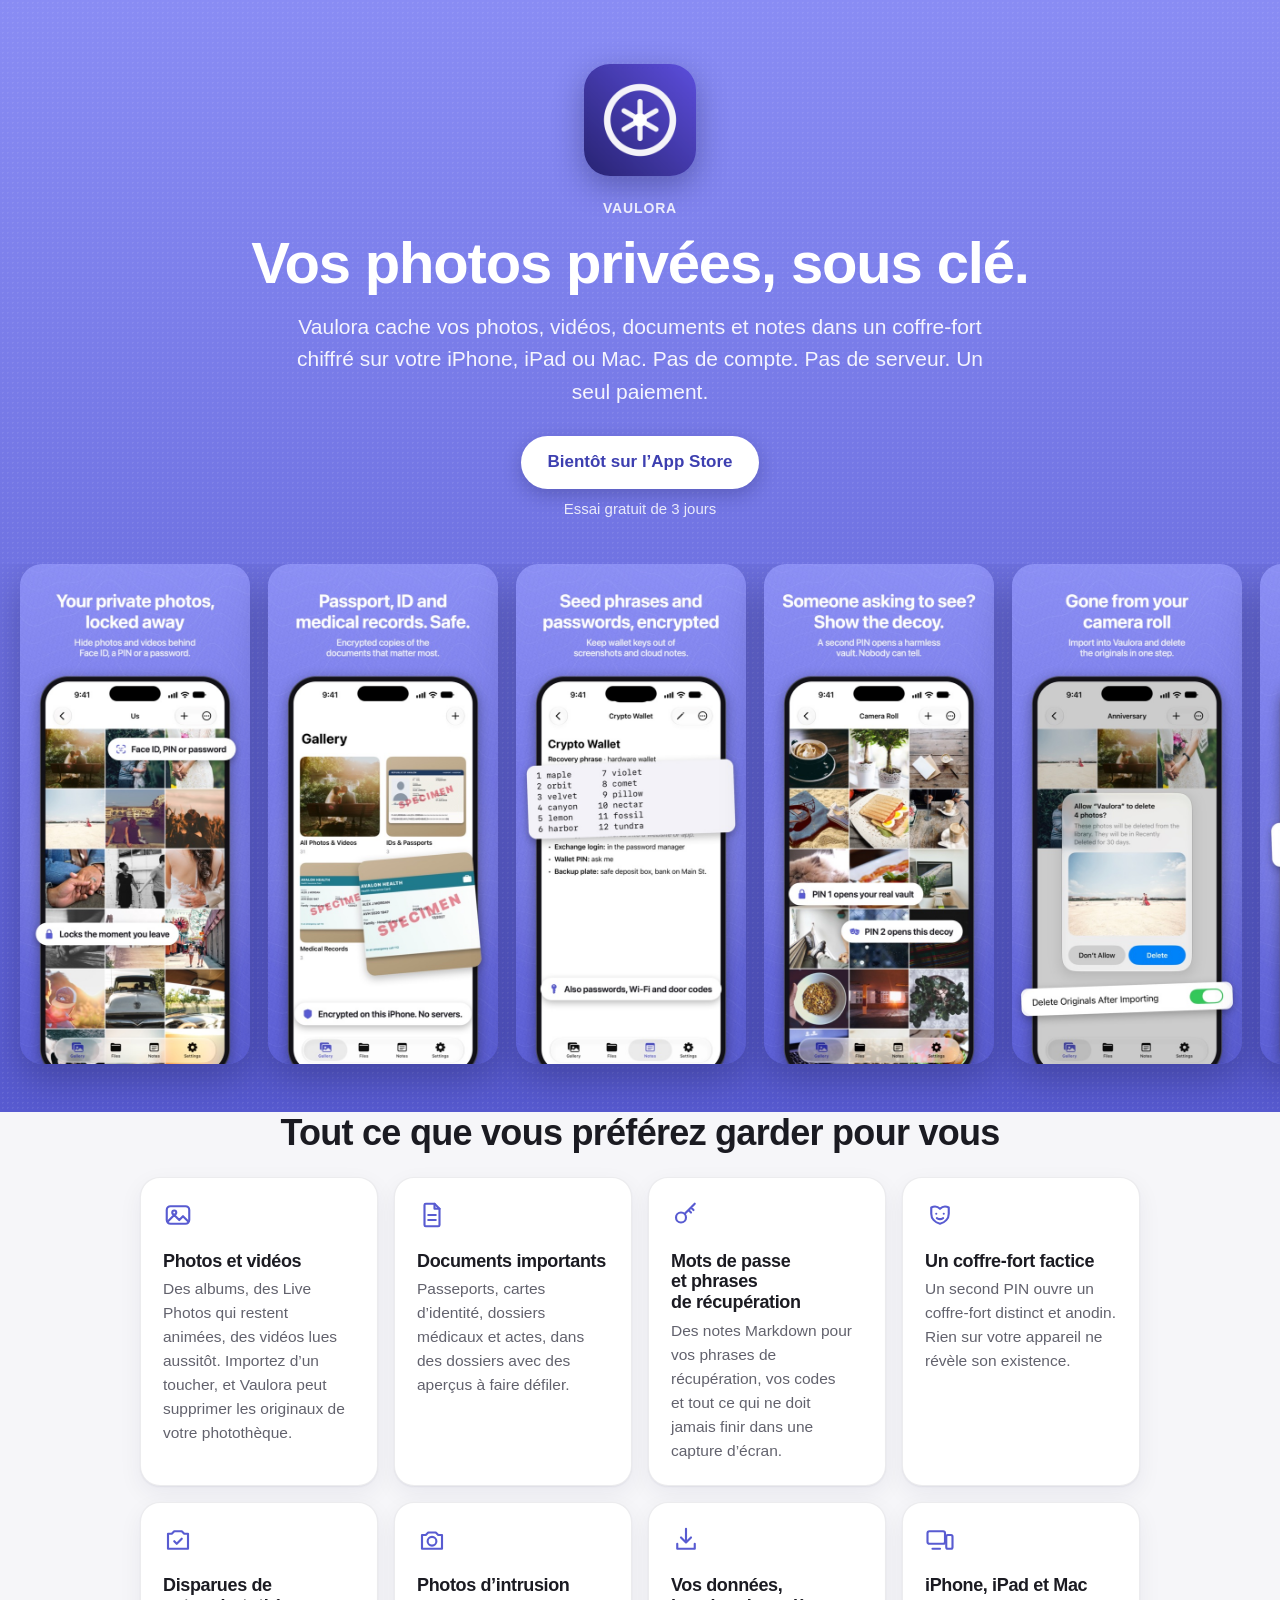
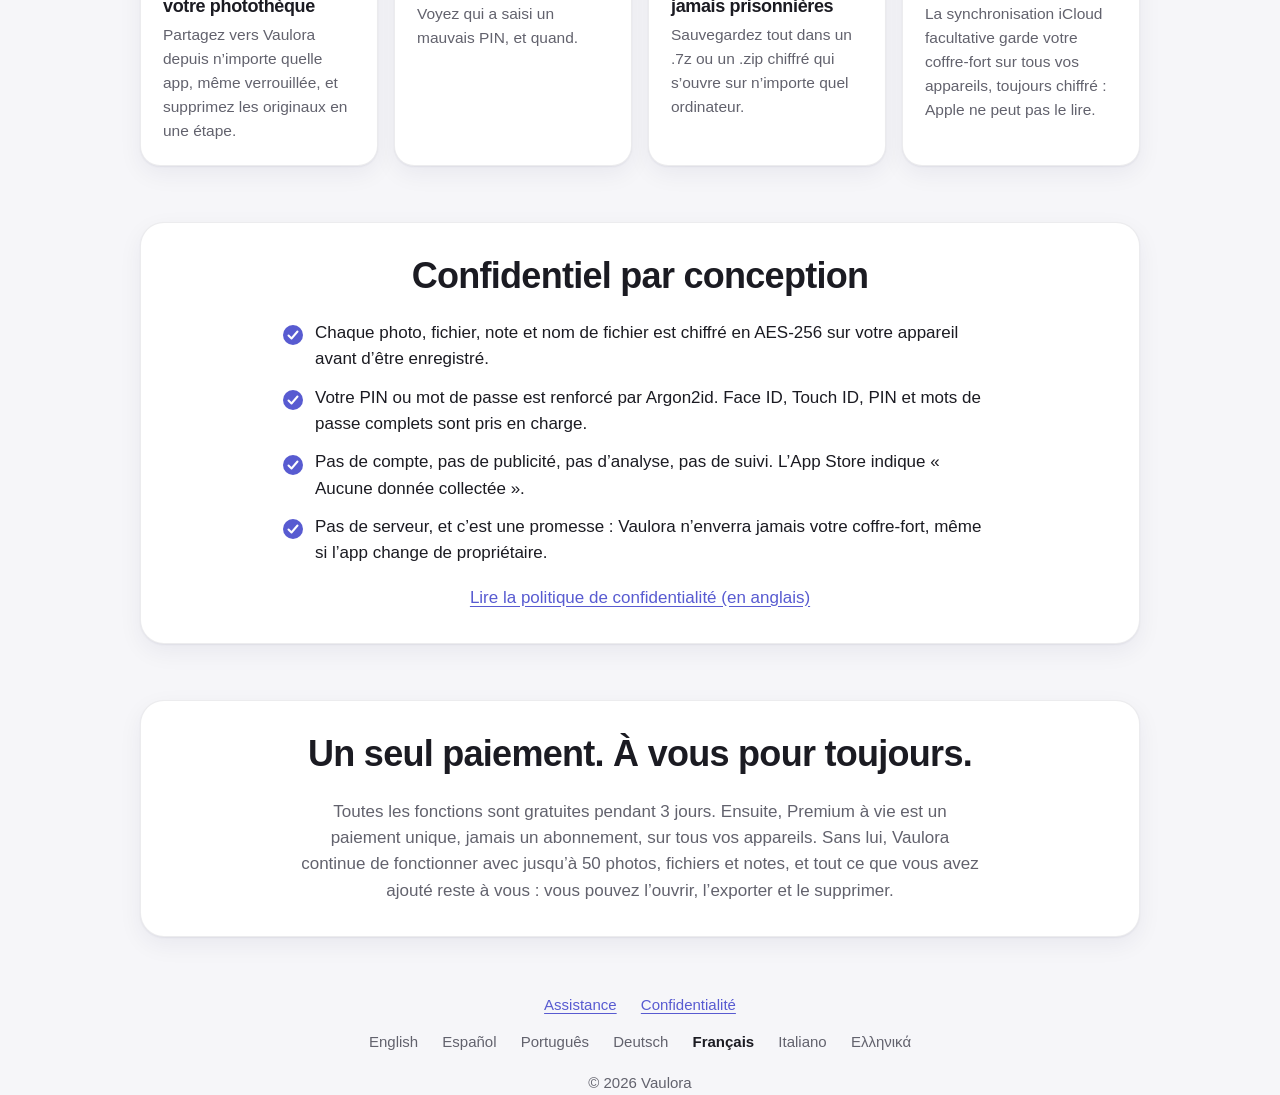
<file: fr/index.html>
<!doctype html>
<html lang="fr">
<head>
<meta charset="utf-8">
<meta name="viewport" content="width=device-width, initial-scale=1">
<title>Vaulora : coffre-fort photo</title>
<meta name="description" content="Cachez photos, vidéos, documents et notes dans un coffre-fort chiffré sur votre iPhone, iPad ou Mac. Pas de compte. Pas de serveur. Un seul paiement.">
<link rel="canonical" href="https://vaulora.xyz/fr/">
<link rel="alternate" hreflang="en" href="https://vaulora.xyz/">
<link rel="alternate" hreflang="es-MX" href="https://vaulora.xyz/es/">
<link rel="alternate" hreflang="pt-BR" href="https://vaulora.xyz/pt-br/">
<link rel="alternate" hreflang="de" href="https://vaulora.xyz/de/">
<link rel="alternate" hreflang="fr" href="https://vaulora.xyz/fr/">
<link rel="alternate" hreflang="it" href="https://vaulora.xyz/it/">
<link rel="alternate" hreflang="el" href="https://vaulora.xyz/el/">
<link rel="alternate" hreflang="x-default" href="https://vaulora.xyz/">
<meta property="og:title" content="Vaulora : coffre-fort photo">
<meta property="og:description" content="Cachez photos, vidéos, documents et notes dans un coffre-fort chiffré sur votre iPhone, iPad ou Mac. Pas de compte. Pas de serveur. Un seul paiement.">
<meta property="og:image" content="https://vaulora.xyz/assets/screens/iphone-01-us.jpg">
<meta property="og:url" content="https://vaulora.xyz/fr/">
<meta name="twitter:card" content="summary_large_image">
<meta name="theme-color" content="#585BD1">
<link rel="icon" href="../assets/icon.png">
<link rel="apple-touch-icon" href="../assets/apple-touch-icon.png">
<link rel="stylesheet" href="../assets/site.css">
</head>
<body>
<header class="hero">
  <div class="wrap">
    <img class="icon" src="../assets/icon-512.png" alt="" width="112" height="112">
    <p class="brand">Vaulora</p>
    <h1>Vos photos privées, sous clé.</h1>
    <p class="lead">Vaulora cache vos photos, vidéos, documents et notes dans un coffre-fort chiffré sur votre iPhone, iPad ou Mac. Pas de compte. Pas de serveur. Un seul paiement.</p>
    <p class="cta"><span class="badge">Bientôt sur l’App Store</span><span class="note">Essai gratuit de 3 jours</span></p>
  </div>
  <div class="screens" role="img" aria-label="Captures d’écran de Vaulora">
    <div class="strip">
      <img src="../assets/screens/iphone-01-us.jpg" alt="" width="440" height="956" loading="eager">
      <img src="../assets/screens/iphone-02-gallery.jpg" alt="" width="440" height="956" loading="eager">
      <img src="../assets/screens/iphone-03-crypto.jpg" alt="" width="440" height="956" loading="eager">
      <img src="../assets/screens/iphone-04-decoy.jpg" alt="" width="440" height="956" loading="lazy">
      <img src="../assets/screens/iphone-05-delete-prompt.jpg" alt="" width="440" height="956" loading="lazy">
      <img src="../assets/screens/iphone-06-breakin.jpg" alt="" width="440" height="956" loading="lazy">
      <img src="../assets/screens/iphone-07-backup.jpg" alt="" width="440" height="956" loading="lazy">
      <img src="../assets/screens/iphone-08-premium.jpg" alt="" width="440" height="956" loading="lazy">
    </div>
  </div>
</header>
<main class="wrap">
  <section>
    <h2>Tout ce que vous préférez garder pour vous</h2>
    <div class="features">
      <article class="feature">
        <svg viewBox="0 0 24 24" aria-hidden="true"><rect x="3" y="5" width="18" height="14" rx="3"/><circle cx="9" cy="10" r="1.6"/><path d="M4 17l5-5 4 4 3-3 4 4"/></svg>
        <h3>Photos et vidéos</h3>
        <p>Des albums, des Live Photos qui restent animées, des vidéos lues aussitôt. Importez d’un toucher, et Vaulora peut supprimer les originaux de votre photothèque.</p>
      </article>
      <article class="feature">
        <svg viewBox="0 0 24 24" aria-hidden="true"><path d="M7 3h7l4 4v13a1 1 0 0 1-1 1H7a1 1 0 0 1-1-1V4a1 1 0 0 1 1-1z"/><path d="M14 3v4h4M9 12h6M9 16h6"/></svg>
        <h3>Documents importants</h3>
        <p>Passeports, cartes d’identité, dossiers médicaux et actes, dans des dossiers avec des aperçus à faire défiler.</p>
      </article>
      <article class="feature">
        <svg viewBox="0 0 24 24" aria-hidden="true"><circle cx="8" cy="14" r="4"/><path d="M11 11l8-8M16 6l2 2M14 8l2 2"/></svg>
        <h3>Mots de passe et phrases de récupération</h3>
        <p>Des notes Markdown pour vos phrases de récupération, vos codes et tout ce qui ne doit jamais finir dans une capture d’écran.</p>
      </article>
      <article class="feature">
        <svg viewBox="0 0 24 24" aria-hidden="true"><path d="M5 6c2-1 5-1 7 1 2-2 5-2 7-1v5c0 4-3 7-7 8-4-1-7-4-7-8V6z"/><path d="M9 11h.01M15 11h.01M9.5 14.5c1.5 1 3.5 1 5 0"/></svg>
        <h3>Un coffre-fort factice</h3>
        <p>Un second PIN ouvre un coffre-fort distinct et anodin. Rien sur votre appareil ne révèle son existence.</p>
      </article>
      <article class="feature">
        <svg viewBox="0 0 24 24" aria-hidden="true"><path d="M4 7h3l2-2h6l2 2h3v12H4z"/><path d="M9 13l2 2 4-4"/></svg>
        <h3>Disparues de votre photothèque</h3>
        <p>Partagez vers Vaulora depuis n’importe quelle app, même verrouillée, et supprimez les originaux en une étape.</p>
      </article>
      <article class="feature">
        <svg viewBox="0 0 24 24" aria-hidden="true"><path d="M4 8h3l2-2h6l2 2h3v11H4z"/><circle cx="12" cy="13" r="3.5"/></svg>
        <h3>Photos d’intrusion</h3>
        <p>Voyez qui a saisi un mauvais PIN, et quand.</p>
      </article>
      <article class="feature">
        <svg viewBox="0 0 24 24" aria-hidden="true"><path d="M12 3v11M8 10l4 4 4-4"/><path d="M5 15v4h14v-4"/></svg>
        <h3>Vos données, jamais prisonnières</h3>
        <p>Sauvegardez tout dans un .7z ou un .zip chiffré qui s’ouvre sur n’importe quel ordinateur.</p>
      </article>
      <article class="feature">
        <svg viewBox="0 0 24 24" aria-hidden="true"><rect x="2" y="5" width="14" height="10" rx="1.5"/><path d="M6 19h6"/><rect x="17" y="8" width="5" height="11" rx="1.2"/></svg>
        <h3>iPhone, iPad et Mac</h3>
        <p>La synchronisation iCloud facultative garde votre coffre-fort sur tous vos appareils, toujours chiffré : Apple ne peut pas le lire.</p>
      </article>
    </div>
  </section>
  <section class="panel">
    <h2>Confidentiel par conception</h2>
    <ul class="checks">
        <li>Chaque photo, fichier, note et nom de fichier est chiffré en AES-256 sur votre appareil avant d’être enregistré.</li>
        <li>Votre PIN ou mot de passe est renforcé par Argon2id. Face ID, Touch ID, PIN et mots de passe complets sont pris en charge.</li>
        <li>Pas de compte, pas de publicité, pas d’analyse, pas de suivi. L’App Store indique « Aucune donnée collectée ».</li>
        <li>Pas de serveur, et c’est une promesse : Vaulora n’enverra jamais votre coffre-fort, même si l’app change de propriétaire.</li>
    </ul>
    <p><a href="../privacy.html">Lire la politique de confidentialité (en anglais)</a></p>
  </section>
  <section class="panel price">
    <h2>Un seul paiement. À vous pour toujours.</h2>
    <p>Toutes les fonctions sont gratuites pendant 3 jours. Ensuite, Premium à vie est un paiement unique, jamais un abonnement, sur tous vos appareils. Sans lui, Vaulora continue de fonctionner avec jusqu’à 50 photos, fichiers et notes, et tout ce que vous avez ajouté reste à vous : vous pouvez l’ouvrir, l’exporter et le supprimer.</p>
  </section>
</main>
<footer class="wrap">
  <nav><a href="../support.html">Assistance</a> <a href="../privacy.html">Confidentialité</a></nav>
  <nav class="languages" aria-label="Langue"><a href="../" hreflang="en" lang="en">English</a> <a href="../es/" hreflang="es-MX" lang="es-MX">Español</a> <a href="../pt-br/" hreflang="pt-BR" lang="pt-BR">Português</a> <a href="../de/" hreflang="de" lang="de">Deutsch</a> <a href="../fr/" hreflang="fr" lang="fr" aria-current="page">Français</a> <a href="../it/" hreflang="it" lang="it">Italiano</a> <a href="../el/" hreflang="el" lang="el">Ελληνικά</a></nav>
  <p>© 2026 Vaulora</p>
</footer>
</body>
</html>
</file>
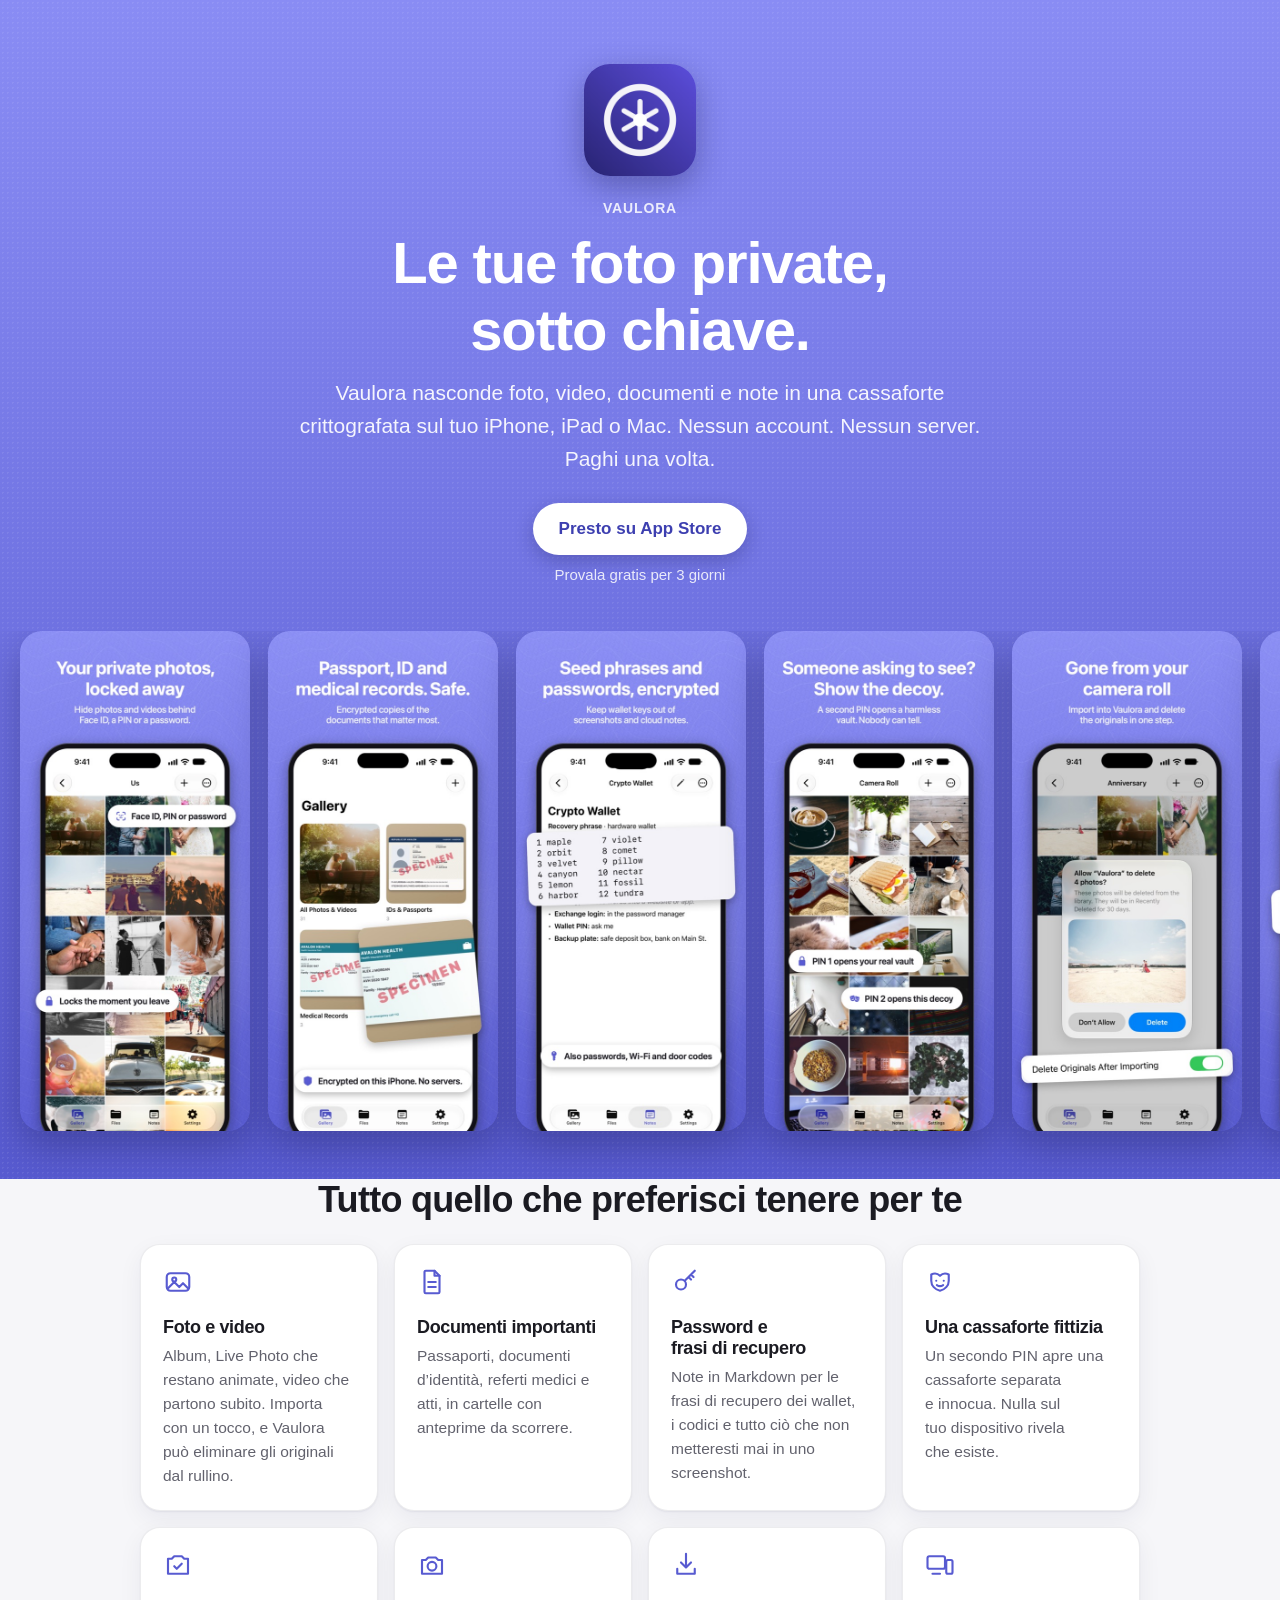
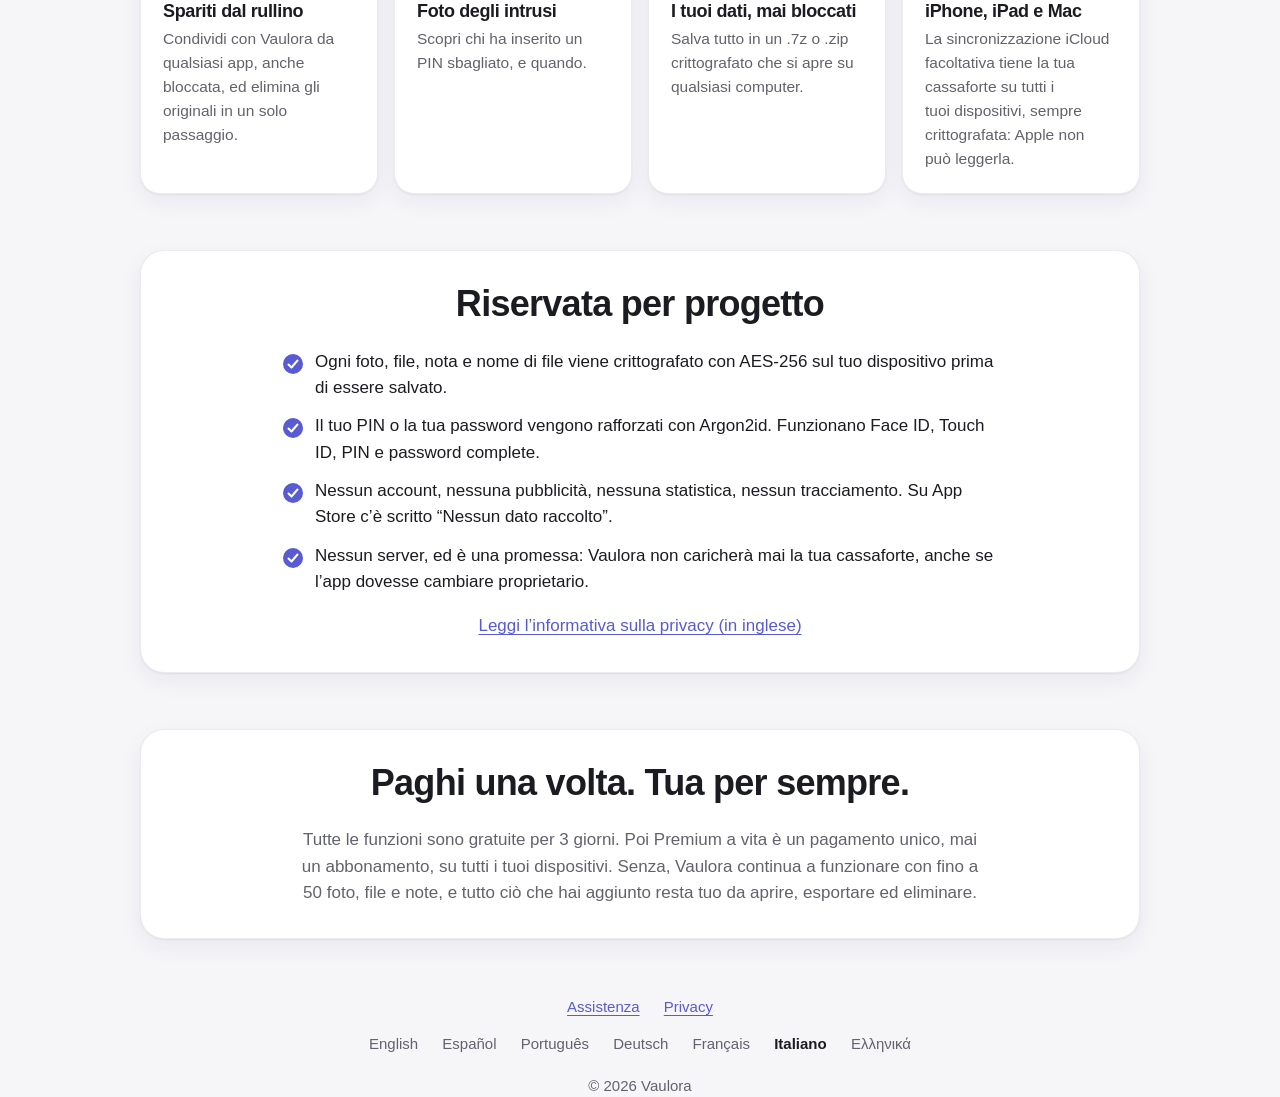
<file: it/index.html>
<!doctype html>
<html lang="it">
<head>
<meta charset="utf-8">
<meta name="viewport" content="width=device-width, initial-scale=1">
<title>Vaulora: cassaforte foto</title>
<meta name="description" content="Nascondi foto, video, documenti e note in una cassaforte crittografata sul tuo iPhone, iPad o Mac. Nessun account. Nessun server. Paghi una volta.">
<link rel="canonical" href="https://vaulora.xyz/it/">
<link rel="alternate" hreflang="en" href="https://vaulora.xyz/">
<link rel="alternate" hreflang="es-MX" href="https://vaulora.xyz/es/">
<link rel="alternate" hreflang="pt-BR" href="https://vaulora.xyz/pt-br/">
<link rel="alternate" hreflang="de" href="https://vaulora.xyz/de/">
<link rel="alternate" hreflang="fr" href="https://vaulora.xyz/fr/">
<link rel="alternate" hreflang="it" href="https://vaulora.xyz/it/">
<link rel="alternate" hreflang="el" href="https://vaulora.xyz/el/">
<link rel="alternate" hreflang="x-default" href="https://vaulora.xyz/">
<meta property="og:title" content="Vaulora: cassaforte foto">
<meta property="og:description" content="Nascondi foto, video, documenti e note in una cassaforte crittografata sul tuo iPhone, iPad o Mac. Nessun account. Nessun server. Paghi una volta.">
<meta property="og:image" content="https://vaulora.xyz/assets/screens/iphone-01-us.jpg">
<meta property="og:url" content="https://vaulora.xyz/it/">
<meta name="twitter:card" content="summary_large_image">
<meta name="theme-color" content="#585BD1">
<link rel="icon" href="../assets/icon.png">
<link rel="apple-touch-icon" href="../assets/apple-touch-icon.png">
<link rel="stylesheet" href="../assets/site.css">
</head>
<body>
<header class="hero">
  <div class="wrap">
    <img class="icon" src="../assets/icon-512.png" alt="" width="112" height="112">
    <p class="brand">Vaulora</p>
    <h1>Le tue foto private, sotto chiave.</h1>
    <p class="lead">Vaulora nasconde foto, video, documenti e note in una cassaforte crittografata sul tuo iPhone, iPad o Mac. Nessun account. Nessun server. Paghi una volta.</p>
    <p class="cta"><span class="badge">Presto su App Store</span><span class="note">Provala gratis per 3 giorni</span></p>
  </div>
  <div class="screens" role="img" aria-label="Schermate di Vaulora">
    <div class="strip">
      <img src="../assets/screens/iphone-01-us.jpg" alt="" width="440" height="956" loading="eager">
      <img src="../assets/screens/iphone-02-gallery.jpg" alt="" width="440" height="956" loading="eager">
      <img src="../assets/screens/iphone-03-crypto.jpg" alt="" width="440" height="956" loading="eager">
      <img src="../assets/screens/iphone-04-decoy.jpg" alt="" width="440" height="956" loading="lazy">
      <img src="../assets/screens/iphone-05-delete-prompt.jpg" alt="" width="440" height="956" loading="lazy">
      <img src="../assets/screens/iphone-06-breakin.jpg" alt="" width="440" height="956" loading="lazy">
      <img src="../assets/screens/iphone-07-backup.jpg" alt="" width="440" height="956" loading="lazy">
      <img src="../assets/screens/iphone-08-premium.jpg" alt="" width="440" height="956" loading="lazy">
    </div>
  </div>
</header>
<main class="wrap">
  <section>
    <h2>Tutto quello che preferisci tenere per te</h2>
    <div class="features">
      <article class="feature">
        <svg viewBox="0 0 24 24" aria-hidden="true"><rect x="3" y="5" width="18" height="14" rx="3"/><circle cx="9" cy="10" r="1.6"/><path d="M4 17l5-5 4 4 3-3 4 4"/></svg>
        <h3>Foto e video</h3>
        <p>Album, Live Photo che restano animate, video che partono subito. Importa con un tocco, e Vaulora può eliminare gli originali dal rullino.</p>
      </article>
      <article class="feature">
        <svg viewBox="0 0 24 24" aria-hidden="true"><path d="M7 3h7l4 4v13a1 1 0 0 1-1 1H7a1 1 0 0 1-1-1V4a1 1 0 0 1 1-1z"/><path d="M14 3v4h4M9 12h6M9 16h6"/></svg>
        <h3>Documenti importanti</h3>
        <p>Passaporti, documenti d’identità, referti medici e atti, in cartelle con anteprime da scorrere.</p>
      </article>
      <article class="feature">
        <svg viewBox="0 0 24 24" aria-hidden="true"><circle cx="8" cy="14" r="4"/><path d="M11 11l8-8M16 6l2 2M14 8l2 2"/></svg>
        <h3>Password e frasi di recupero</h3>
        <p>Note in Markdown per le frasi di recupero dei wallet, i codici e tutto ciò che non metteresti mai in uno screenshot.</p>
      </article>
      <article class="feature">
        <svg viewBox="0 0 24 24" aria-hidden="true"><path d="M5 6c2-1 5-1 7 1 2-2 5-2 7-1v5c0 4-3 7-7 8-4-1-7-4-7-8V6z"/><path d="M9 11h.01M15 11h.01M9.5 14.5c1.5 1 3.5 1 5 0"/></svg>
        <h3>Una cassaforte fittizia</h3>
        <p>Un secondo PIN apre una cassaforte separata e innocua. Nulla sul tuo dispositivo rivela che esiste.</p>
      </article>
      <article class="feature">
        <svg viewBox="0 0 24 24" aria-hidden="true"><path d="M4 7h3l2-2h6l2 2h3v12H4z"/><path d="M9 13l2 2 4-4"/></svg>
        <h3>Spariti dal rullino</h3>
        <p>Condividi con Vaulora da qualsiasi app, anche bloccata, ed elimina gli originali in un solo passaggio.</p>
      </article>
      <article class="feature">
        <svg viewBox="0 0 24 24" aria-hidden="true"><path d="M4 8h3l2-2h6l2 2h3v11H4z"/><circle cx="12" cy="13" r="3.5"/></svg>
        <h3>Foto degli intrusi</h3>
        <p>Scopri chi ha inserito un PIN sbagliato, e quando.</p>
      </article>
      <article class="feature">
        <svg viewBox="0 0 24 24" aria-hidden="true"><path d="M12 3v11M8 10l4 4 4-4"/><path d="M5 15v4h14v-4"/></svg>
        <h3>I tuoi dati, mai bloccati</h3>
        <p>Salva tutto in un .7z o .zip crittografato che si apre su qualsiasi computer.</p>
      </article>
      <article class="feature">
        <svg viewBox="0 0 24 24" aria-hidden="true"><rect x="2" y="5" width="14" height="10" rx="1.5"/><path d="M6 19h6"/><rect x="17" y="8" width="5" height="11" rx="1.2"/></svg>
        <h3>iPhone, iPad e Mac</h3>
        <p>La sincronizzazione iCloud facoltativa tiene la tua cassaforte su tutti i tuoi dispositivi, sempre crittografata: Apple non può leggerla.</p>
      </article>
    </div>
  </section>
  <section class="panel">
    <h2>Riservata per progetto</h2>
    <ul class="checks">
        <li>Ogni foto, file, nota e nome di file viene crittografato con AES-256 sul tuo dispositivo prima di essere salvato.</li>
        <li>Il tuo PIN o la tua password vengono rafforzati con Argon2id. Funzionano Face ID, Touch ID, PIN e password complete.</li>
        <li>Nessun account, nessuna pubblicità, nessuna statistica, nessun tracciamento. Su App Store c’è scritto “Nessun dato raccolto”.</li>
        <li>Nessun server, ed è una promessa: Vaulora non caricherà mai la tua cassaforte, anche se l’app dovesse cambiare proprietario.</li>
    </ul>
    <p><a href="../privacy.html">Leggi l’informativa sulla privacy (in inglese)</a></p>
  </section>
  <section class="panel price">
    <h2>Paghi una volta. Tua per sempre.</h2>
    <p>Tutte le funzioni sono gratuite per 3 giorni. Poi Premium a vita è un pagamento unico, mai un abbonamento, su tutti i tuoi dispositivi. Senza, Vaulora continua a funzionare con fino a 50 foto, file e note, e tutto ciò che hai aggiunto resta tuo da aprire, esportare ed eliminare.</p>
  </section>
</main>
<footer class="wrap">
  <nav><a href="../support.html">Assistenza</a> <a href="../privacy.html">Privacy</a></nav>
  <nav class="languages" aria-label="Lingua"><a href="../" hreflang="en" lang="en">English</a> <a href="../es/" hreflang="es-MX" lang="es-MX">Español</a> <a href="../pt-br/" hreflang="pt-BR" lang="pt-BR">Português</a> <a href="../de/" hreflang="de" lang="de">Deutsch</a> <a href="../fr/" hreflang="fr" lang="fr">Français</a> <a href="../it/" hreflang="it" lang="it" aria-current="page">Italiano</a> <a href="../el/" hreflang="el" lang="el">Ελληνικά</a></nav>
  <p>© 2026 Vaulora</p>
</footer>
</body>
</html>
</file>
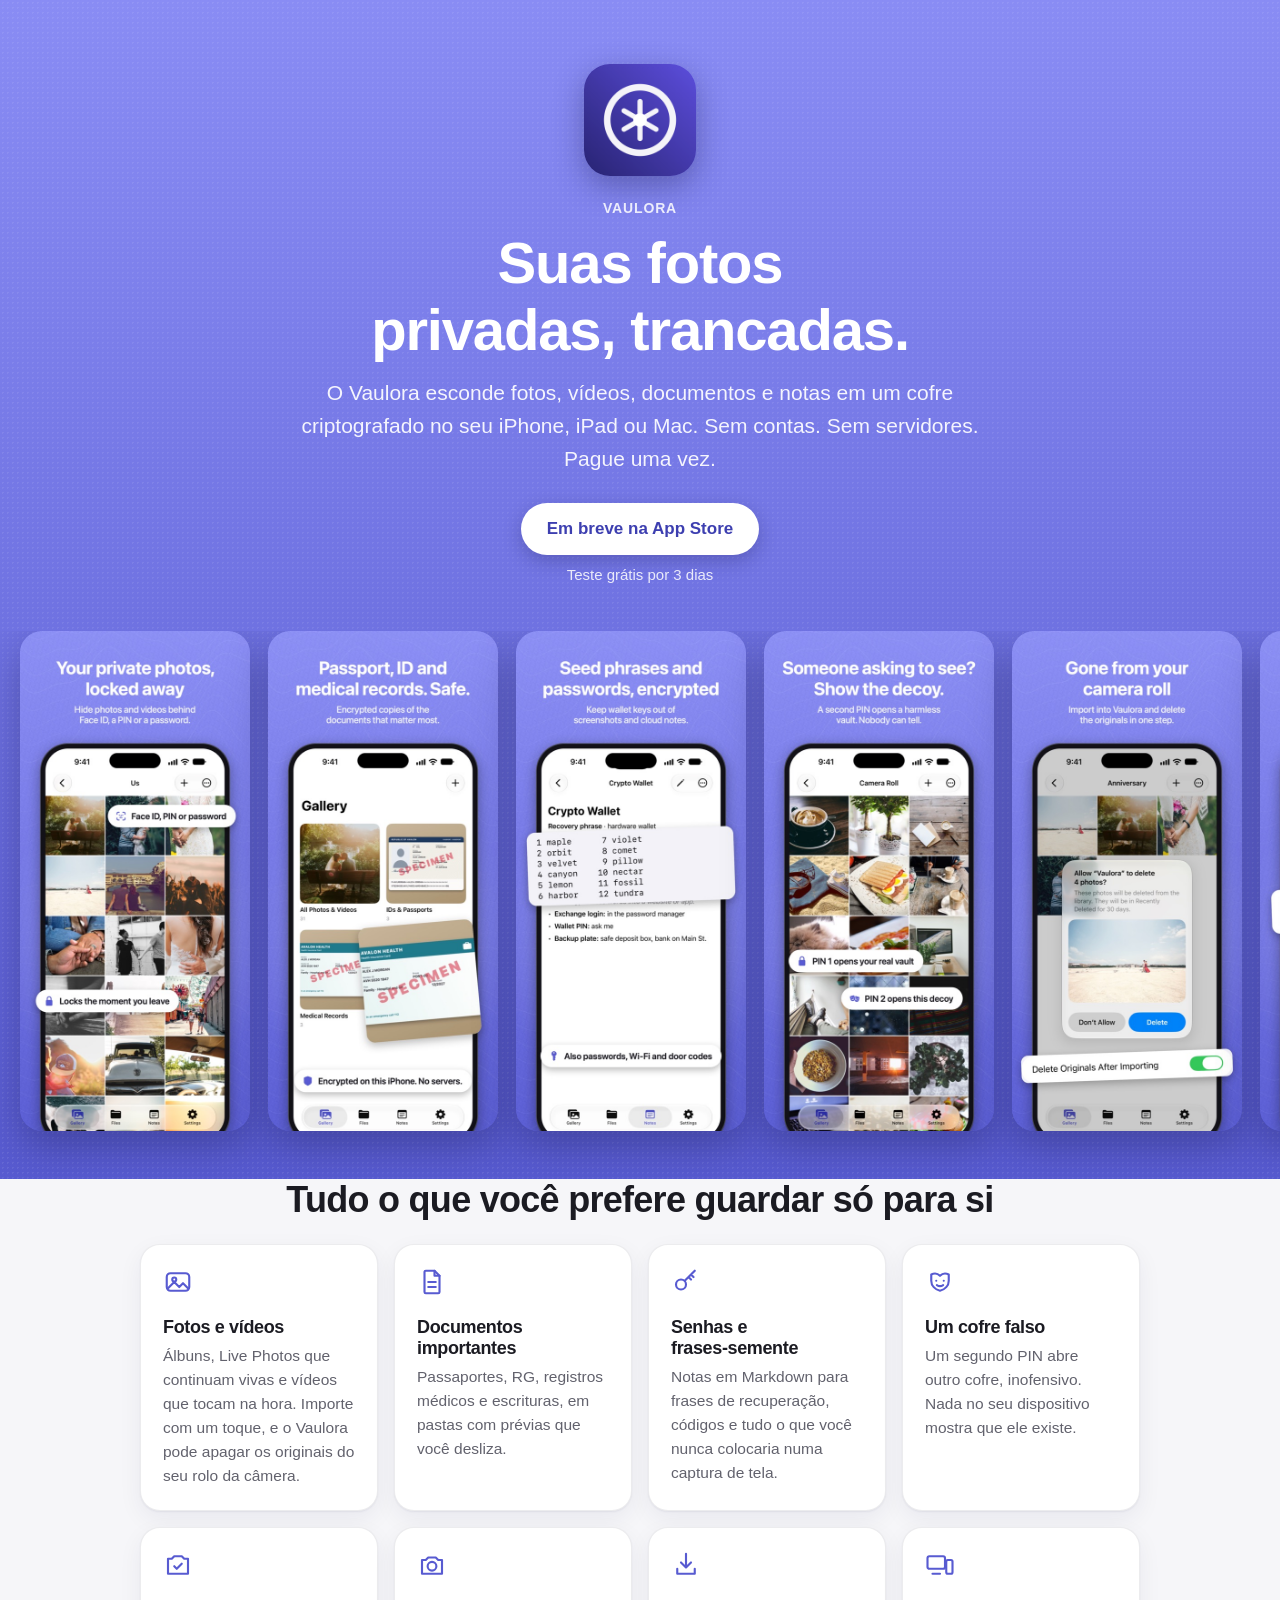
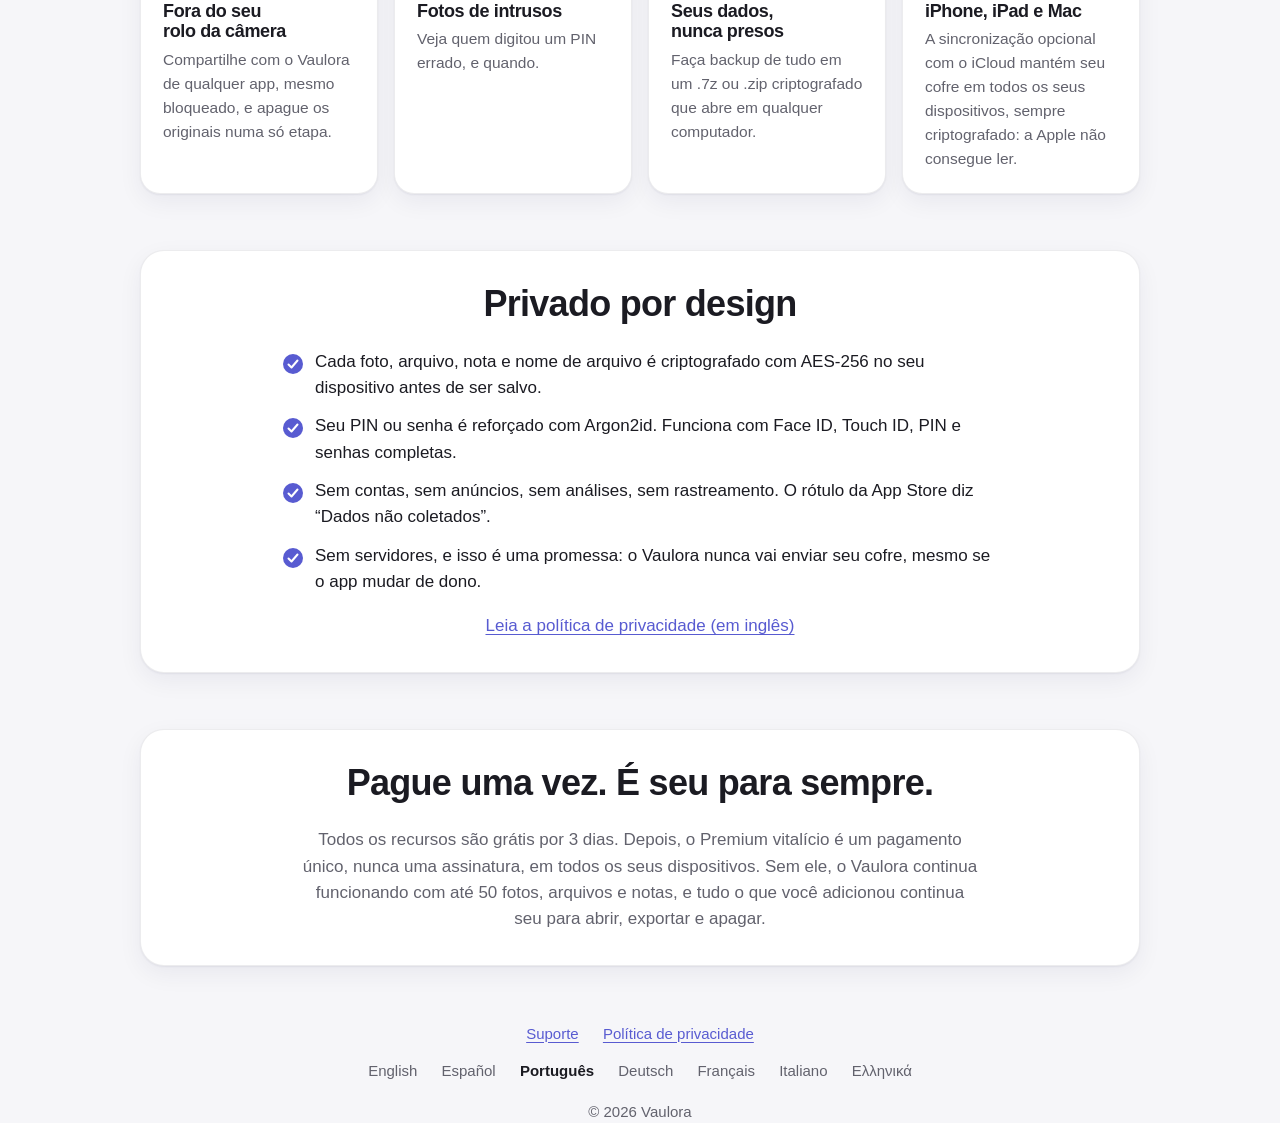
<file: pt-br/index.html>
<!doctype html>
<html lang="pt-BR">
<head>
<meta charset="utf-8">
<meta name="viewport" content="width=device-width, initial-scale=1">
<title>Vaulora: Cofre de Fotos</title>
<meta name="description" content="Esconda fotos, vídeos, documentos e notas em um cofre criptografado no seu iPhone, iPad ou Mac. Sem contas. Sem servidores. Pague uma vez.">
<link rel="canonical" href="https://vaulora.xyz/pt-br/">
<link rel="alternate" hreflang="en" href="https://vaulora.xyz/">
<link rel="alternate" hreflang="es-MX" href="https://vaulora.xyz/es/">
<link rel="alternate" hreflang="pt-BR" href="https://vaulora.xyz/pt-br/">
<link rel="alternate" hreflang="de" href="https://vaulora.xyz/de/">
<link rel="alternate" hreflang="fr" href="https://vaulora.xyz/fr/">
<link rel="alternate" hreflang="it" href="https://vaulora.xyz/it/">
<link rel="alternate" hreflang="el" href="https://vaulora.xyz/el/">
<link rel="alternate" hreflang="x-default" href="https://vaulora.xyz/">
<meta property="og:title" content="Vaulora: Cofre de Fotos">
<meta property="og:description" content="Esconda fotos, vídeos, documentos e notas em um cofre criptografado no seu iPhone, iPad ou Mac. Sem contas. Sem servidores. Pague uma vez.">
<meta property="og:image" content="https://vaulora.xyz/assets/screens/iphone-01-us.jpg">
<meta property="og:url" content="https://vaulora.xyz/pt-br/">
<meta name="twitter:card" content="summary_large_image">
<meta name="theme-color" content="#585BD1">
<link rel="icon" href="../assets/icon.png">
<link rel="apple-touch-icon" href="../assets/apple-touch-icon.png">
<link rel="stylesheet" href="../assets/site.css">
</head>
<body>
<header class="hero">
  <div class="wrap">
    <img class="icon" src="../assets/icon-512.png" alt="" width="112" height="112">
    <p class="brand">Vaulora</p>
    <h1>Suas fotos privadas, trancadas.</h1>
    <p class="lead">O Vaulora esconde fotos, vídeos, documentos e notas em um cofre criptografado no seu iPhone, iPad ou Mac. Sem contas. Sem servidores. Pague uma vez.</p>
    <p class="cta"><span class="badge">Em breve na App Store</span><span class="note">Teste grátis por 3 dias</span></p>
  </div>
  <div class="screens" role="img" aria-label="Capturas de tela do Vaulora">
    <div class="strip">
      <img src="../assets/screens/iphone-01-us.jpg" alt="" width="440" height="956" loading="eager">
      <img src="../assets/screens/iphone-02-gallery.jpg" alt="" width="440" height="956" loading="eager">
      <img src="../assets/screens/iphone-03-crypto.jpg" alt="" width="440" height="956" loading="eager">
      <img src="../assets/screens/iphone-04-decoy.jpg" alt="" width="440" height="956" loading="lazy">
      <img src="../assets/screens/iphone-05-delete-prompt.jpg" alt="" width="440" height="956" loading="lazy">
      <img src="../assets/screens/iphone-06-breakin.jpg" alt="" width="440" height="956" loading="lazy">
      <img src="../assets/screens/iphone-07-backup.jpg" alt="" width="440" height="956" loading="lazy">
      <img src="../assets/screens/iphone-08-premium.jpg" alt="" width="440" height="956" loading="lazy">
    </div>
  </div>
</header>
<main class="wrap">
  <section>
    <h2>Tudo o que você prefere guardar só para si</h2>
    <div class="features">
      <article class="feature">
        <svg viewBox="0 0 24 24" aria-hidden="true"><rect x="3" y="5" width="18" height="14" rx="3"/><circle cx="9" cy="10" r="1.6"/><path d="M4 17l5-5 4 4 3-3 4 4"/></svg>
        <h3>Fotos e vídeos</h3>
        <p>Álbuns, Live Photos que continuam vivas e vídeos que tocam na hora. Importe com um toque, e o Vaulora pode apagar os originais do seu rolo da câmera.</p>
      </article>
      <article class="feature">
        <svg viewBox="0 0 24 24" aria-hidden="true"><path d="M7 3h7l4 4v13a1 1 0 0 1-1 1H7a1 1 0 0 1-1-1V4a1 1 0 0 1 1-1z"/><path d="M14 3v4h4M9 12h6M9 16h6"/></svg>
        <h3>Documentos importantes</h3>
        <p>Passaportes, RG, registros médicos e escrituras, em pastas com prévias que você desliza.</p>
      </article>
      <article class="feature">
        <svg viewBox="0 0 24 24" aria-hidden="true"><circle cx="8" cy="14" r="4"/><path d="M11 11l8-8M16 6l2 2M14 8l2 2"/></svg>
        <h3>Senhas e frases-semente</h3>
        <p>Notas em Markdown para frases de recuperação, códigos e tudo o que você nunca colocaria numa captura de tela.</p>
      </article>
      <article class="feature">
        <svg viewBox="0 0 24 24" aria-hidden="true"><path d="M5 6c2-1 5-1 7 1 2-2 5-2 7-1v5c0 4-3 7-7 8-4-1-7-4-7-8V6z"/><path d="M9 11h.01M15 11h.01M9.5 14.5c1.5 1 3.5 1 5 0"/></svg>
        <h3>Um cofre falso</h3>
        <p>Um segundo PIN abre outro cofre, inofensivo. Nada no seu dispositivo mostra que ele existe.</p>
      </article>
      <article class="feature">
        <svg viewBox="0 0 24 24" aria-hidden="true"><path d="M4 7h3l2-2h6l2 2h3v12H4z"/><path d="M9 13l2 2 4-4"/></svg>
        <h3>Fora do seu rolo da câmera</h3>
        <p>Compartilhe com o Vaulora de qualquer app, mesmo bloqueado, e apague os originais numa só etapa.</p>
      </article>
      <article class="feature">
        <svg viewBox="0 0 24 24" aria-hidden="true"><path d="M4 8h3l2-2h6l2 2h3v11H4z"/><circle cx="12" cy="13" r="3.5"/></svg>
        <h3>Fotos de intrusos</h3>
        <p>Veja quem digitou um PIN errado, e quando.</p>
      </article>
      <article class="feature">
        <svg viewBox="0 0 24 24" aria-hidden="true"><path d="M12 3v11M8 10l4 4 4-4"/><path d="M5 15v4h14v-4"/></svg>
        <h3>Seus dados, nunca presos</h3>
        <p>Faça backup de tudo em um .7z ou .zip criptografado que abre em qualquer computador.</p>
      </article>
      <article class="feature">
        <svg viewBox="0 0 24 24" aria-hidden="true"><rect x="2" y="5" width="14" height="10" rx="1.5"/><path d="M6 19h6"/><rect x="17" y="8" width="5" height="11" rx="1.2"/></svg>
        <h3>iPhone, iPad e Mac</h3>
        <p>A sincronização opcional com o iCloud mantém seu cofre em todos os seus dispositivos, sempre criptografado: a Apple não consegue ler.</p>
      </article>
    </div>
  </section>
  <section class="panel">
    <h2>Privado por design</h2>
    <ul class="checks">
        <li>Cada foto, arquivo, nota e nome de arquivo é criptografado com AES-256 no seu dispositivo antes de ser salvo.</li>
        <li>Seu PIN ou senha é reforçado com Argon2id. Funciona com Face ID, Touch ID, PIN e senhas completas.</li>
        <li>Sem contas, sem anúncios, sem análises, sem rastreamento. O rótulo da App Store diz “Dados não coletados”.</li>
        <li>Sem servidores, e isso é uma promessa: o Vaulora nunca vai enviar seu cofre, mesmo se o app mudar de dono.</li>
    </ul>
    <p><a href="../privacy.html">Leia a política de privacidade (em inglês)</a></p>
  </section>
  <section class="panel price">
    <h2>Pague uma vez. É seu para sempre.</h2>
    <p>Todos os recursos são grátis por 3 dias. Depois, o Premium vitalício é um pagamento único, nunca uma assinatura, em todos os seus dispositivos. Sem ele, o Vaulora continua funcionando com até 50 fotos, arquivos e notas, e tudo o que você adicionou continua seu para abrir, exportar e apagar.</p>
  </section>
</main>
<footer class="wrap">
  <nav><a href="../support.html">Suporte</a> <a href="../privacy.html">Política de privacidade</a></nav>
  <nav class="languages" aria-label="Idioma"><a href="../" hreflang="en" lang="en">English</a> <a href="../es/" hreflang="es-MX" lang="es-MX">Español</a> <a href="../pt-br/" hreflang="pt-BR" lang="pt-BR" aria-current="page">Português</a> <a href="../de/" hreflang="de" lang="de">Deutsch</a> <a href="../fr/" hreflang="fr" lang="fr">Français</a> <a href="../it/" hreflang="it" lang="it">Italiano</a> <a href="../el/" hreflang="el" lang="el">Ελληνικά</a></nav>
  <p>© 2026 Vaulora</p>
</footer>
</body>
</html>
</file>
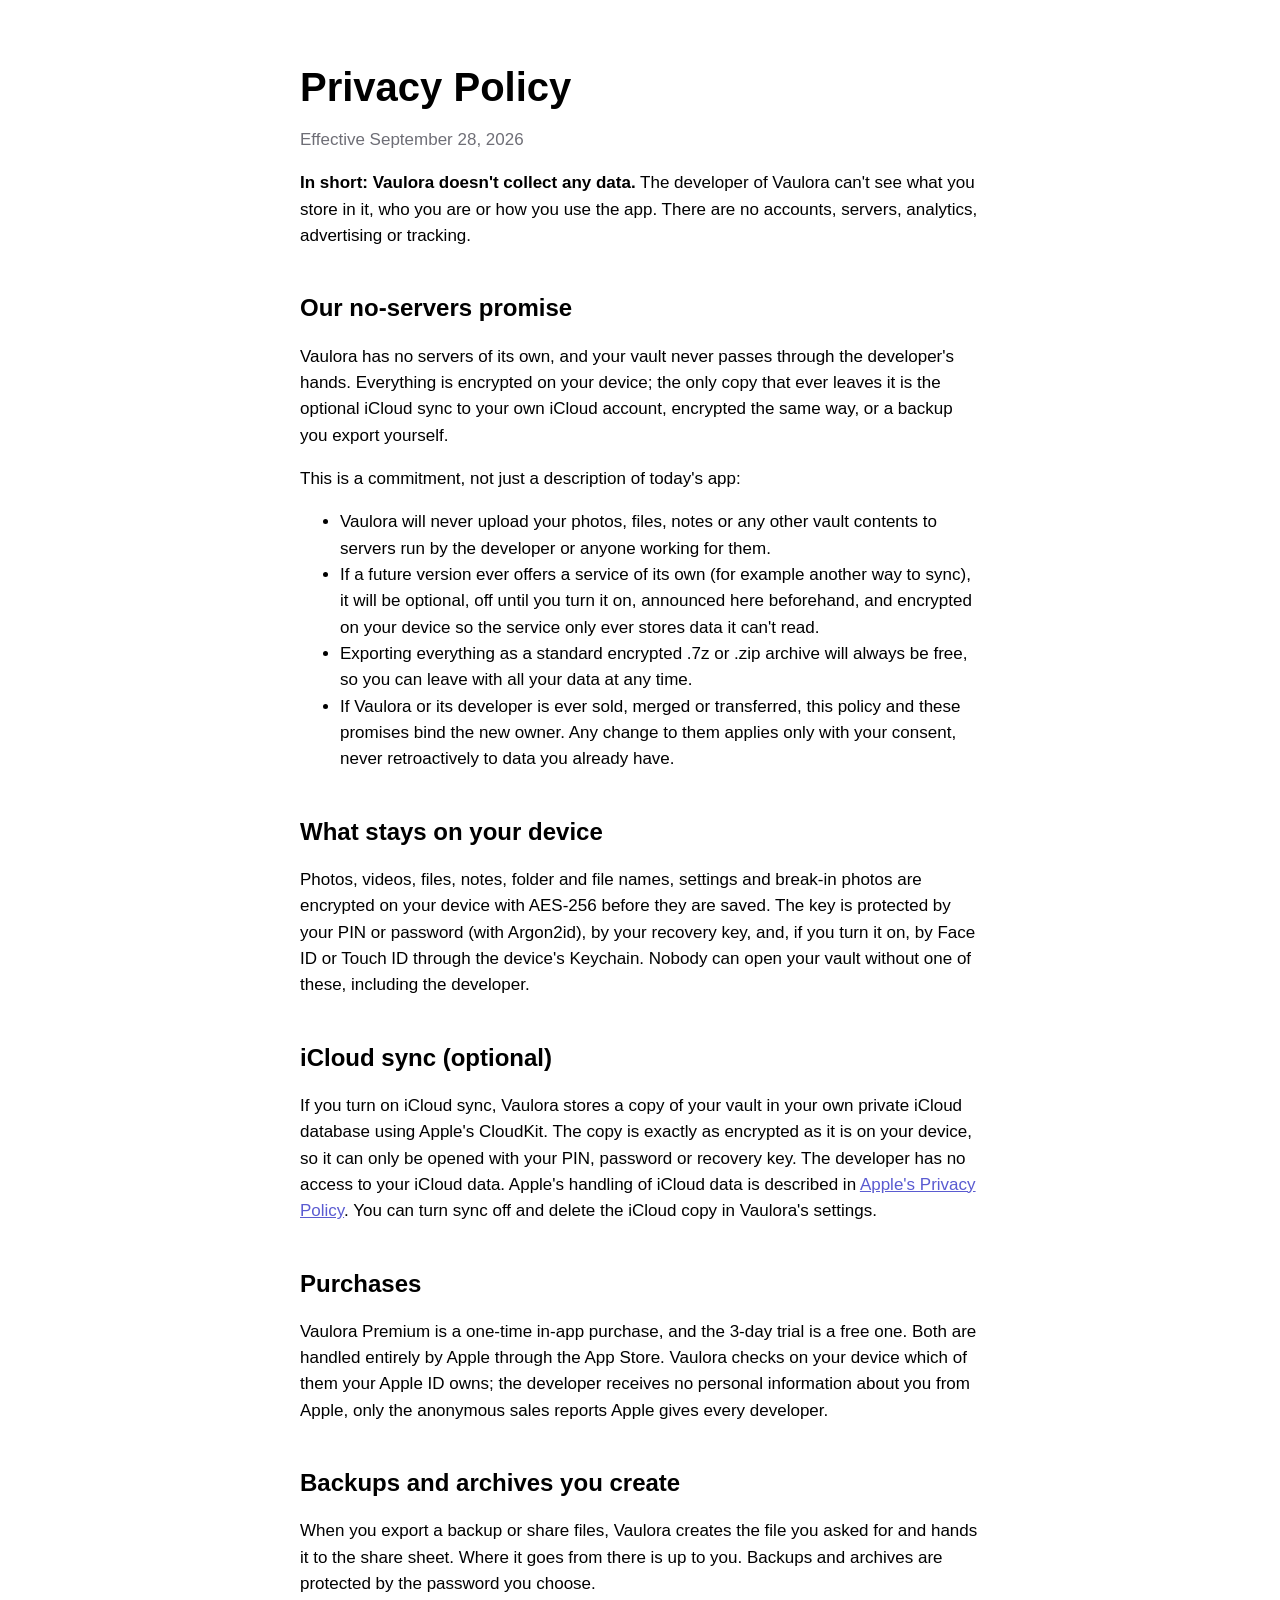
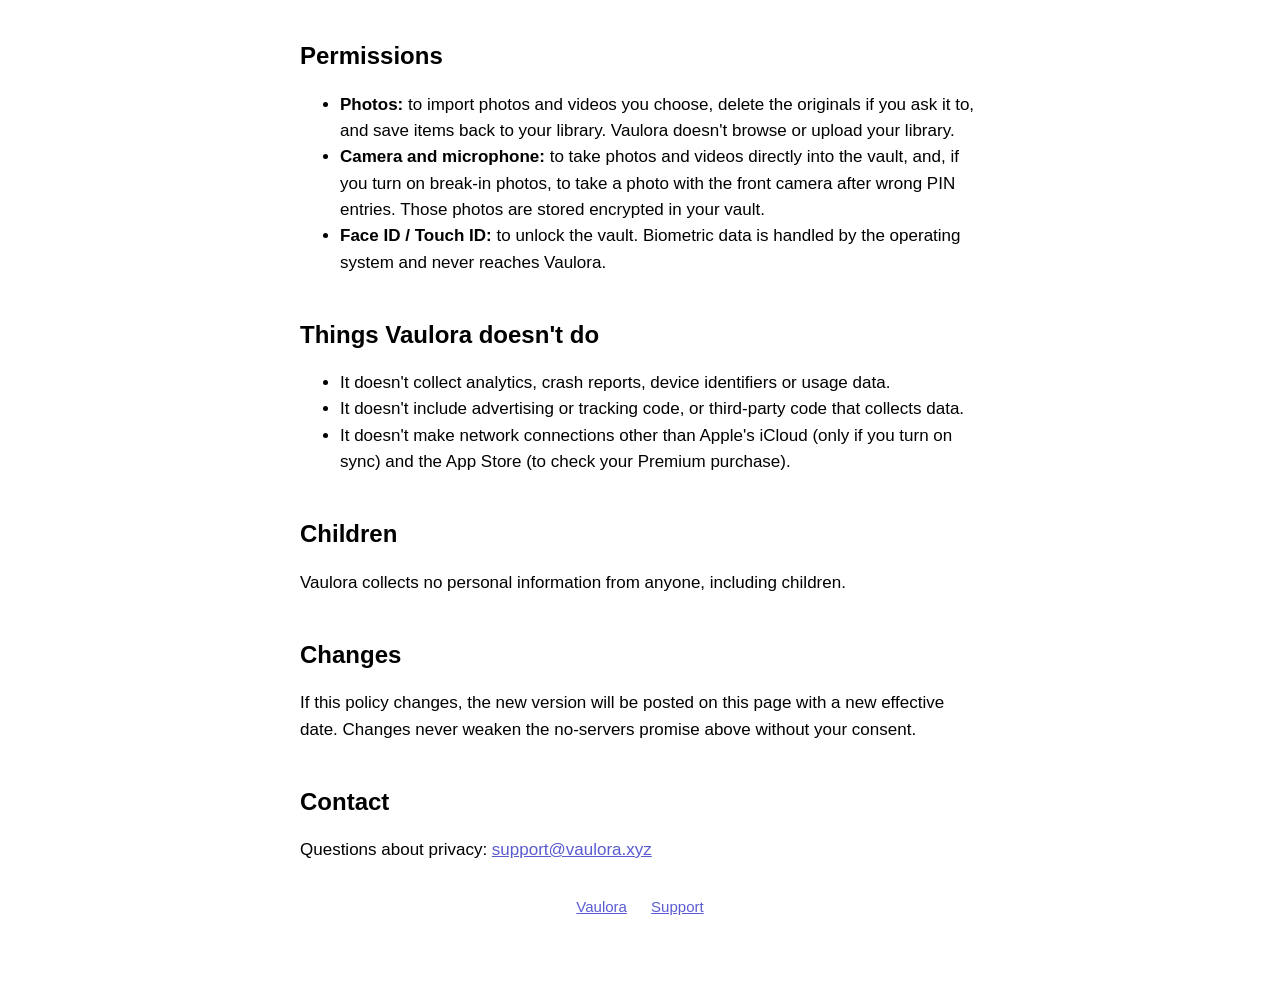
<file: privacy.html>
<!doctype html>
<html lang="en">
<head>
<meta charset="utf-8">
<meta name="viewport" content="width=device-width, initial-scale=1">
<title>Privacy Policy · Vaulora</title>
<meta name="description" content="Vaulora collects no data. Everything you put in it is encrypted on your device.">
<link rel="icon" href="assets/icon.png">
<link rel="apple-touch-icon" href="assets/apple-touch-icon.png">
<link rel="stylesheet" href="assets/style.css">
</head>
<body>
<main>
  <h1>Privacy Policy</h1>
  <p class="muted">Effective September 28, 2026</p>

  <p><strong>In short: Vaulora doesn't collect any data.</strong> The developer of Vaulora can't see what you store in it, who you are or how you use the app. There are no accounts, servers, analytics, advertising or tracking.</p>

  <h2>Our no-servers promise</h2>
  <p>Vaulora has no servers of its own, and your vault never passes through the developer's hands. Everything is encrypted on your device; the only copy that ever leaves it is the optional iCloud sync to your own iCloud account, encrypted the same way, or a backup you export yourself.</p>
  <p>This is a commitment, not just a description of today's app:</p>
  <ul>
    <li>Vaulora will never upload your photos, files, notes or any other vault contents to servers run by the developer or anyone working for them.</li>
    <li>If a future version ever offers a service of its own (for example another way to sync), it will be optional, off until you turn it on, announced here beforehand, and encrypted on your device so the service only ever stores data it can't read.</li>
    <li>Exporting everything as a standard encrypted .7z or .zip archive will always be free, so you can leave with all your data at any time.</li>
    <li>If Vaulora or its developer is ever sold, merged or transferred, this policy and these promises bind the new owner. Any change to them applies only with your consent, never retroactively to data you already have.</li>
  </ul>

  <h2>What stays on your device</h2>
  <p>Photos, videos, files, notes, folder and file names, settings and break-in photos are encrypted on your device with AES-256 before they are saved. The key is protected by your PIN or password (with Argon2id), by your recovery key, and, if you turn it on, by Face ID or Touch ID through the device's Keychain. Nobody can open your vault without one of these, including the developer.</p>

  <h2>iCloud sync (optional)</h2>
  <p>If you turn on iCloud sync, Vaulora stores a copy of your vault in your own private iCloud database using Apple's CloudKit. The copy is exactly as encrypted as it is on your device, so it can only be opened with your PIN, password or recovery key. The developer has no access to your iCloud data. Apple's handling of iCloud data is described in <a href="https://www.apple.com/legal/privacy/">Apple's Privacy Policy</a>. You can turn sync off and delete the iCloud copy in Vaulora's settings.</p>

  <h2>Purchases</h2>
  <p>Vaulora Premium is a one-time in-app purchase, and the 3-day trial is a free one. Both are handled entirely by Apple through the App Store. Vaulora checks on your device which of them your Apple ID owns; the developer receives no personal information about you from Apple, only the anonymous sales reports Apple gives every developer.</p>

  <h2>Backups and archives you create</h2>
  <p>When you export a backup or share files, Vaulora creates the file you asked for and hands it to the share sheet. Where it goes from there is up to you. Backups and archives are protected by the password you choose.</p>

  <h2>Permissions</h2>
  <ul>
    <li><strong>Photos:</strong> to import photos and videos you choose, delete the originals if you ask it to, and save items back to your library. Vaulora doesn't browse or upload your library.</li>
    <li><strong>Camera and microphone:</strong> to take photos and videos directly into the vault, and, if you turn on break-in photos, to take a photo with the front camera after wrong PIN entries. Those photos are stored encrypted in your vault.</li>
    <li><strong>Face ID / Touch ID:</strong> to unlock the vault. Biometric data is handled by the operating system and never reaches Vaulora.</li>
  </ul>

  <h2>Things Vaulora doesn't do</h2>
  <ul>
    <li>It doesn't collect analytics, crash reports, device identifiers or usage data.</li>
    <li>It doesn't include advertising or tracking code, or third-party code that collects data.</li>
    <li>It doesn't make network connections other than Apple's iCloud (only if you turn on sync) and the App Store (to check your Premium purchase).</li>
  </ul>

  <h2>Children</h2>
  <p>Vaulora collects no personal information from anyone, including children.</p>

  <h2>Changes</h2>
  <p>If this policy changes, the new version will be posted on this page with a new effective date. Changes never weaken the no-servers promise above without your consent.</p>

  <h2>Contact</h2>
  <p>Questions about privacy: <a href="mailto:support@vaulora.xyz">support@vaulora.xyz</a></p>

  <nav><a href="index.html">Vaulora</a> <a href="support.html">Support</a></nav>
</main>
</body>
</html>
</file>
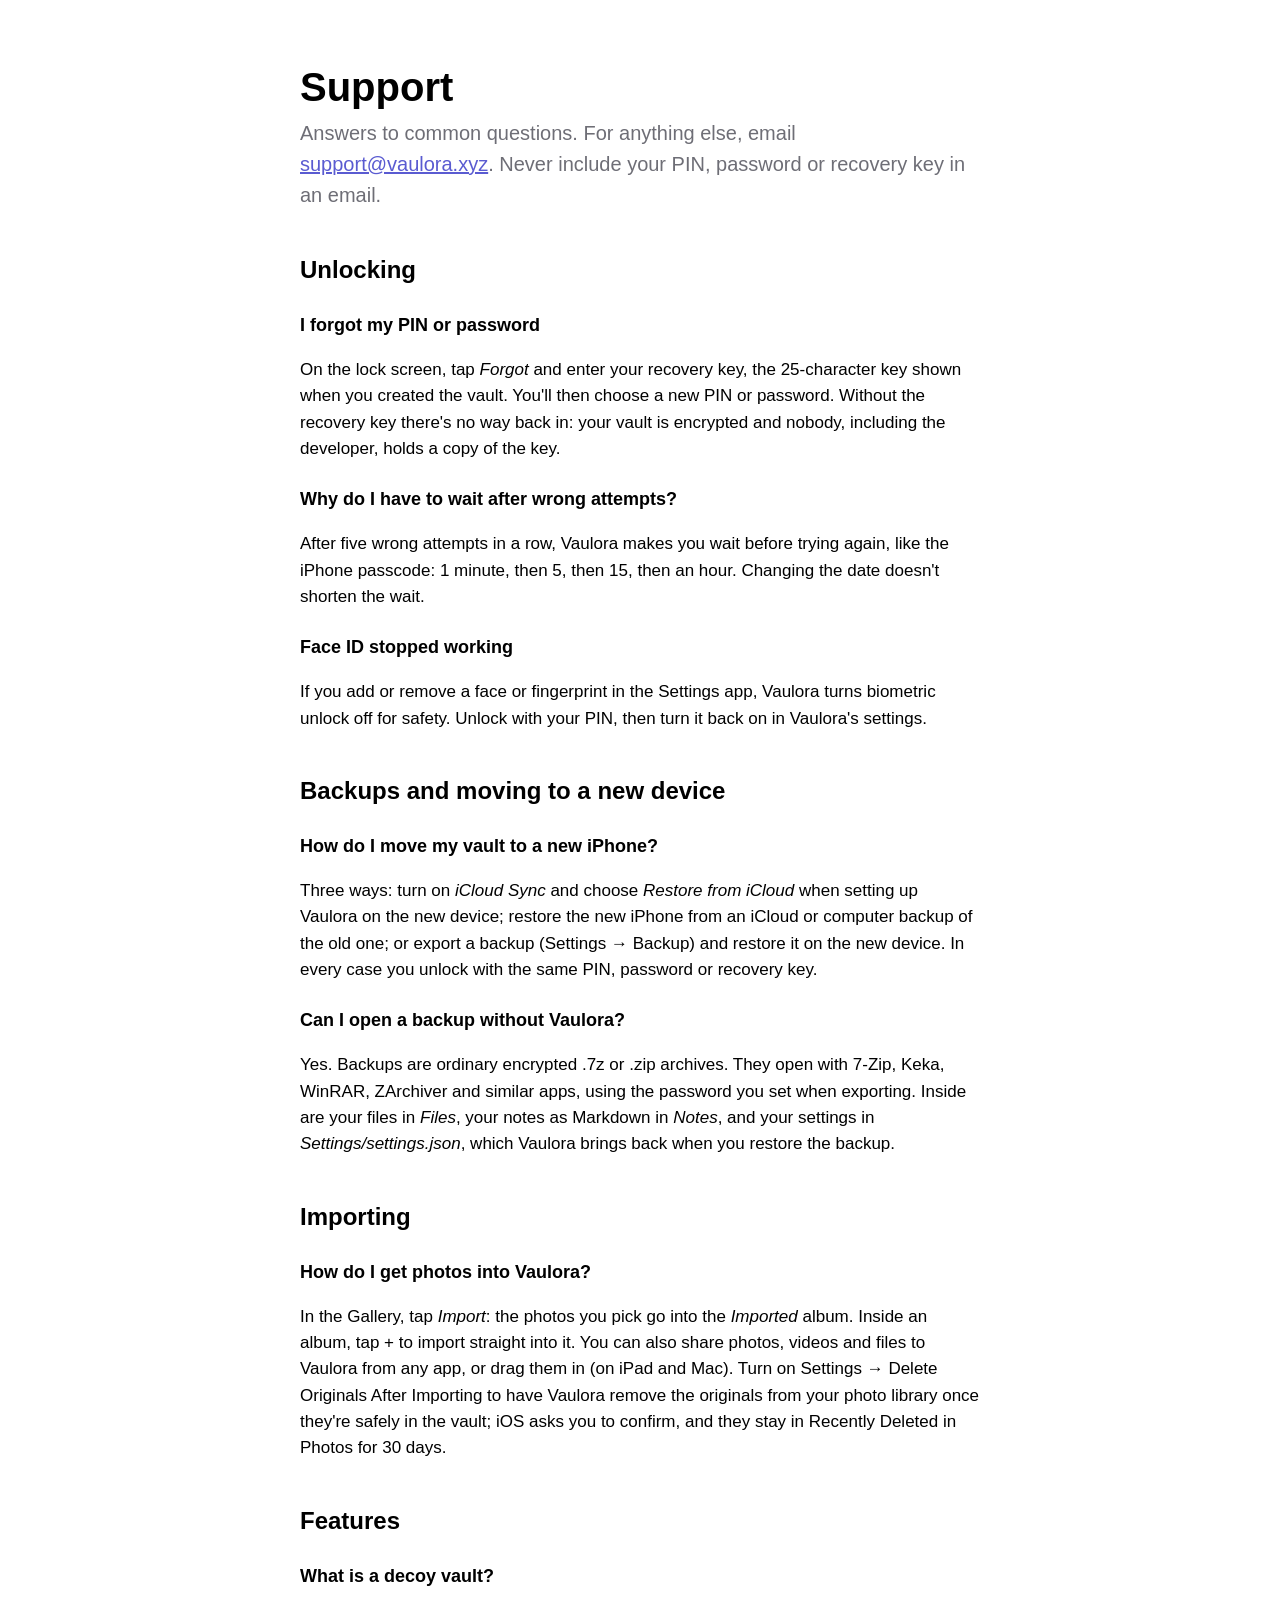
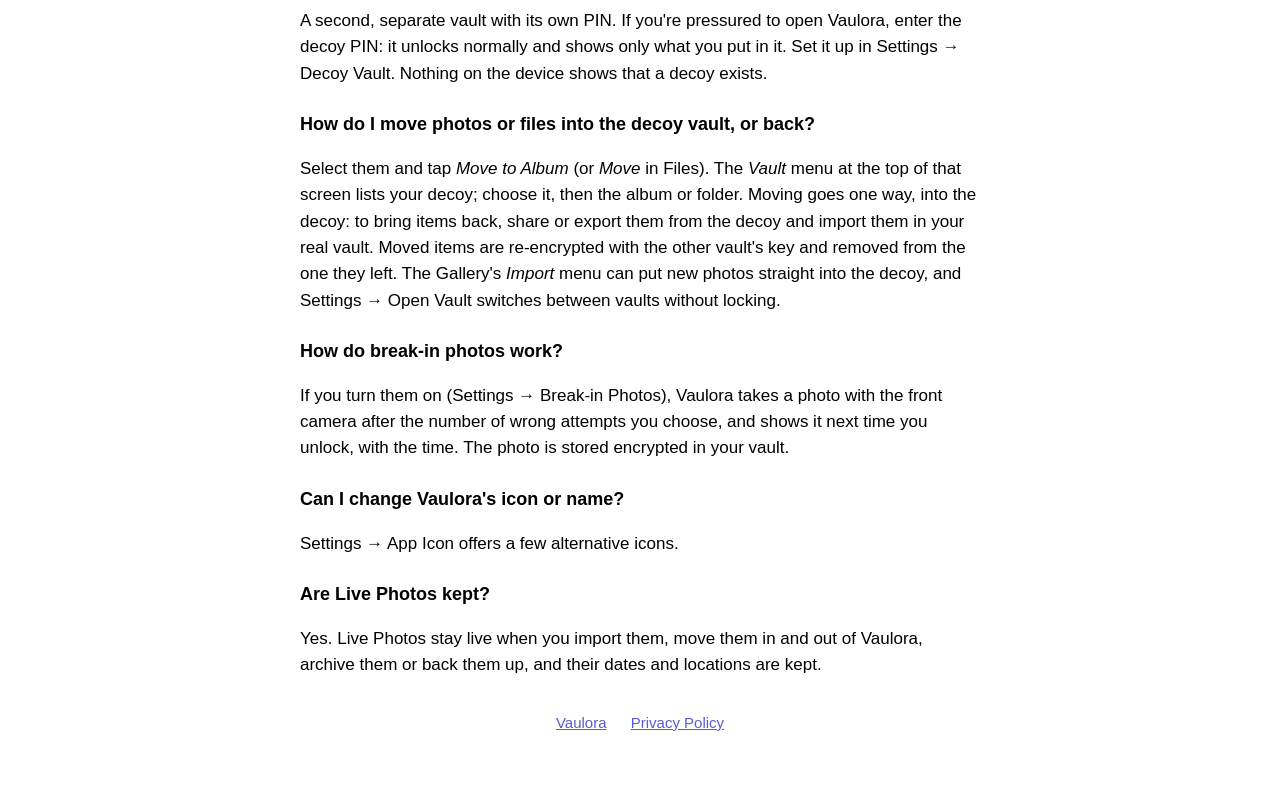
<file: support.html>
<!doctype html>
<html lang="en">
<head>
<meta charset="utf-8">
<meta name="viewport" content="width=device-width, initial-scale=1">
<title>Support · Vaulora</title>
<meta name="description" content="Help with Vaulora: recovery keys, backups, iCloud sync, decoy vaults and more.">
<link rel="icon" href="assets/icon.png">
<link rel="apple-touch-icon" href="assets/apple-touch-icon.png">
<link rel="stylesheet" href="assets/style.css">
</head>
<body>
<main>
  <h1>Support</h1>
  <p class="lead">Answers to common questions. For anything else, email <a href="mailto:support@vaulora.xyz">support@vaulora.xyz</a>. Never include your PIN, password or recovery key in an email.</p>

  <h2>Unlocking</h2>
  <h3>I forgot my PIN or password</h3>
  <p>On the lock screen, tap <em>Forgot</em> and enter your recovery key, the 25-character key shown when you created the vault. You'll then choose a new PIN or password. Without the recovery key there's no way back in: your vault is encrypted and nobody, including the developer, holds a copy of the key.</p>
  <h3>Why do I have to wait after wrong attempts?</h3>
  <p>After five wrong attempts in a row, Vaulora makes you wait before trying again, like the iPhone passcode: 1 minute, then 5, then 15, then an hour. Changing the date doesn't shorten the wait.</p>
  <h3>Face ID stopped working</h3>
  <p>If you add or remove a face or fingerprint in the Settings app, Vaulora turns biometric unlock off for safety. Unlock with your PIN, then turn it back on in Vaulora's settings.</p>

  <h2>Backups and moving to a new device</h2>
  <h3>How do I move my vault to a new iPhone?</h3>
  <p>Three ways: turn on <em>iCloud Sync</em> and choose <em>Restore from iCloud</em> when setting up Vaulora on the new device; restore the new iPhone from an iCloud or computer backup of the old one; or export a backup (Settings → Backup) and restore it on the new device. In every case you unlock with the same PIN, password or recovery key.</p>
  <h3>Can I open a backup without Vaulora?</h3>
  <p>Yes. Backups are ordinary encrypted .7z or .zip archives. They open with 7-Zip, Keka, WinRAR, ZArchiver and similar apps, using the password you set when exporting. Inside are your files in <em>Files</em>, your notes as Markdown in <em>Notes</em>, and your settings in <em>Settings/settings.json</em>, which Vaulora brings back when you restore the backup.</p>

  <h2>Importing</h2>
  <h3>How do I get photos into Vaulora?</h3>
  <p>In the Gallery, tap <em>Import</em>: the photos you pick go into the <em>Imported</em> album. Inside an album, tap + to import straight into it. You can also share photos, videos and files to Vaulora from any app, or drag them in (on iPad and Mac). Turn on Settings → Delete Originals After Importing to have Vaulora remove the originals from your photo library once they're safely in the vault; iOS asks you to confirm, and they stay in Recently Deleted in Photos for 30 days.</p>

  <h2>Features</h2>
  <h3>What is a decoy vault?</h3>
  <p>A second, separate vault with its own PIN. If you're pressured to open Vaulora, enter the decoy PIN: it unlocks normally and shows only what you put in it. Set it up in Settings → Decoy Vault. Nothing on the device shows that a decoy exists.</p>
  <h3>How do I move photos or files into the decoy vault, or back?</h3>
  <p>Select them and tap <em>Move to Album</em> (or <em>Move</em> in Files). The <em>Vault</em> menu at the top of that screen lists your decoy; choose it, then the album or folder. Moving goes one way, into the decoy: to bring items back, share or export them from the decoy and import them in your real vault. Moved items are re-encrypted with the other vault's key and removed from the one they left. The Gallery's <em>Import</em> menu can put new photos straight into the decoy, and Settings → Open Vault switches between vaults without locking.</p>
  <h3>How do break-in photos work?</h3>
  <p>If you turn them on (Settings → Break-in Photos), Vaulora takes a photo with the front camera after the number of wrong attempts you choose, and shows it next time you unlock, with the time. The photo is stored encrypted in your vault.</p>
  <h3>Can I change Vaulora's icon or name?</h3>
  <p>Settings → App Icon offers a few alternative icons.</p>
  <h3>Are Live Photos kept?</h3>
  <p>Yes. Live Photos stay live when you import them, move them in and out of Vaulora, archive them or back them up, and their dates and locations are kept.</p>

  <nav><a href="index.html">Vaulora</a> <a href="privacy.html">Privacy Policy</a></nav>
</main>
</body>
</html>
</file>
<file: assets/site.css>
/* Vaulora landing page. The indigo gradient and white type match the App Store screenshots. */
:root {
  color-scheme: light dark;
  --accent: #585BD1;
  --accent-light: #898CF4;
  --ink: #1b1b22;
  --muted: #62626d;
  --bg: #f6f6f9;
  --card: #ffffff;
  --line: rgba(20, 20, 40, 0.08);
  --shadow: 0 1px 2px rgba(20, 20, 60, 0.06), 0 8px 24px rgba(20, 20, 60, 0.06);
}
@media (prefers-color-scheme: dark) {
  :root {
    --accent: #9a9cf7;
    --ink: #f2f2f7;
    --muted: #a3a3ae;
    --bg: #0e0e13;
    --card: #1a1a22;
    --line: rgba(255, 255, 255, 0.08);
    --shadow: none;
  }
}
* { box-sizing: border-box; }
html { -webkit-text-size-adjust: 100%; }
body {
  margin: 0;
  font: 17px/1.55 -apple-system, BlinkMacSystemFont, "SF Pro Text", "Segoe UI", "Helvetica Neue", Arial, sans-serif;
  background: var(--bg);
  color: var(--ink);
}
.wrap { max-width: 1040px; margin: 0 auto; padding: 0 20px; }
a { color: var(--accent); text-underline-offset: 3px; }
h1, h2, h3 { letter-spacing: -0.02em; line-height: 1.15; text-wrap: balance; }
p { text-wrap: pretty; }

/* Hero */
.hero {
  color: #fff;
  text-align: center;
  padding: 64px 0 0;
  background: linear-gradient(180deg, #898CF4 0%, #585BD1 100%);
  overflow: hidden;
  position: relative;
}
.hero::before {
  /* A faint grain, like the screenshots' texture. */
  content: "";
  position: absolute;
  inset: 0;
  background-image: radial-gradient(rgba(255, 255, 255, 0.08) 1px, transparent 1px);
  background-size: 5px 5px;
  pointer-events: none;
}
.hero .wrap { position: relative; }
.icon { width: 112px; height: 112px; border-radius: 26px; box-shadow: 0 10px 30px rgba(20, 20, 70, 0.35); }
.brand { margin: 14px 0 0; font-weight: 600; letter-spacing: 0.06em; text-transform: uppercase; font-size: 14px; opacity: 0.85; }
.hero h1 { font-size: clamp(34px, 6vw, 58px); margin: 10px auto 14px; max-width: 14em; }
.lead { font-size: clamp(17px, 2.2vw, 21px); max-width: 34em; margin: 0 auto; opacity: 0.92; }
.cta { margin: 28px 0 0; display: flex; flex-direction: column; align-items: center; gap: 8px; }
.badge {
  display: inline-block;
  background: #fff;
  color: #3d3fb0;
  font-weight: 600;
  padding: 13px 26px;
  border-radius: 999px;
  box-shadow: 0 6px 18px rgba(20, 20, 70, 0.25);
}
.note { font-size: 15px; opacity: 0.85; }

/* Screenshot strip: scrolls sideways on small screens, centered on large ones. */
.screens { position: relative; margin-top: 44px; padding-bottom: 48px; overflow-x: auto; scroll-snap-type: x mandatory; scrollbar-width: none; }
.screens::-webkit-scrollbar { display: none; }
.strip { display: flex; gap: 18px; padding: 0 20px; width: max-content; margin: 0 auto; }
.strip img {
  width: 230px;
  height: auto;
  border-radius: 22px;
  scroll-snap-align: center;
  box-shadow: 0 16px 40px rgba(20, 20, 70, 0.35);
}

/* Sections */
main { padding: 56px 20px 24px; }
section { margin: 0 0 56px; }
h2 { font-size: clamp(26px, 3.6vw, 36px); margin: 0 0 24px; text-align: center; }
.features { display: grid; grid-template-columns: repeat(auto-fill, minmax(230px, 1fr)); gap: 16px; }
.feature { background: var(--card); border: 1px solid var(--line); border-radius: 20px; padding: 22px; box-shadow: var(--shadow); }
.feature svg { width: 30px; height: 30px; fill: none; stroke: var(--accent); stroke-width: 1.7; stroke-linecap: round; stroke-linejoin: round; }
.feature h3 { font-size: 18px; margin: 12px 0 6px; }
.feature p { margin: 0; color: var(--muted); font-size: 15.5px; }
.panel { background: var(--card); border: 1px solid var(--line); border-radius: 24px; padding: 32px clamp(20px, 4vw, 44px); box-shadow: var(--shadow); }
.checks { list-style: none; padding: 0; margin: 0 auto 18px; max-width: 42em; }
.checks li { position: relative; padding-left: 32px; margin: 0 0 12px; }
.checks li::before {
  content: "";
  position: absolute;
  left: 0;
  top: 0.3em;
  width: 20px;
  height: 20px;
  border-radius: 50%;
  background: var(--accent) url("data:image/svg+xml,%3Csvg xmlns='http://www.w3.org/2000/svg' viewBox='0 0 20 20'%3E%3Cpath d='M5.5 10.5l3 3 6-7' fill='none' stroke='white' stroke-width='2' stroke-linecap='round' stroke-linejoin='round'/%3E%3C/svg%3E") center/100% no-repeat;
}
.panel p { text-align: center; margin: 0; }
.price p { max-width: 40em; margin: 0 auto; color: var(--muted); }

/* Footer */
footer { text-align: center; color: var(--muted); font-size: 15px; padding-bottom: 48px; }
footer nav { margin: 0 0 14px; }
footer nav a { margin: 0 10px; display: inline-block; }
.languages a { color: var(--muted); text-decoration: none; }
.languages a[aria-current] { color: var(--ink); font-weight: 600; }
footer p { margin: 18px 0 0; }

@media (max-width: 520px) {
  .hero { padding-top: 44px; }
  .strip img { width: 200px; }
  main { padding-top: 40px; }
}
</file>
<file: assets/style.css>
:root { color-scheme: light dark; --accent: #5A5BD1; --muted: #6e6e76; --card: rgba(127, 127, 140, 0.1); }
@media (prefers-color-scheme: dark) { :root { --accent: #8C88F4; --muted: #a1a1aa; } }
* { box-sizing: border-box; }
body { margin: 0; font: 17px/1.55 -apple-system, BlinkMacSystemFont, "SF Pro Text", "Helvetica Neue", sans-serif; background: Canvas; color: CanvasText; }
main { max-width: 720px; margin: 0 auto; padding: 48px 20px 72px; }
header { text-align: center; margin-bottom: 40px; }
header img { width: 96px; height: 96px; border-radius: 22px; }
h1 { font-size: 40px; line-height: 1.15; margin: 16px 0 8px; }
h2 { font-size: 24px; margin: 40px 0 12px; }
h3 { font-size: 18px; margin: 24px 0 6px; }
p, li { color: CanvasText; }
.lead { color: var(--muted); font-size: 20px; margin: 0; }
.muted { color: var(--muted); }
a { color: var(--accent); }
.grid { display: grid; grid-template-columns: repeat(auto-fit, minmax(200px, 1fr)); gap: 14px; margin: 24px 0; }
.card { background: var(--card); border-radius: 16px; padding: 18px; }
.card h3 { margin-top: 0; }
.card p { margin: 0; color: var(--muted); font-size: 15px; }
nav { text-align: center; margin: 32px 0 0; font-size: 15px; }
nav a { margin: 0 10px; }
footer { text-align: center; color: var(--muted); font-size: 14px; margin-top: 48px; }
</file>
